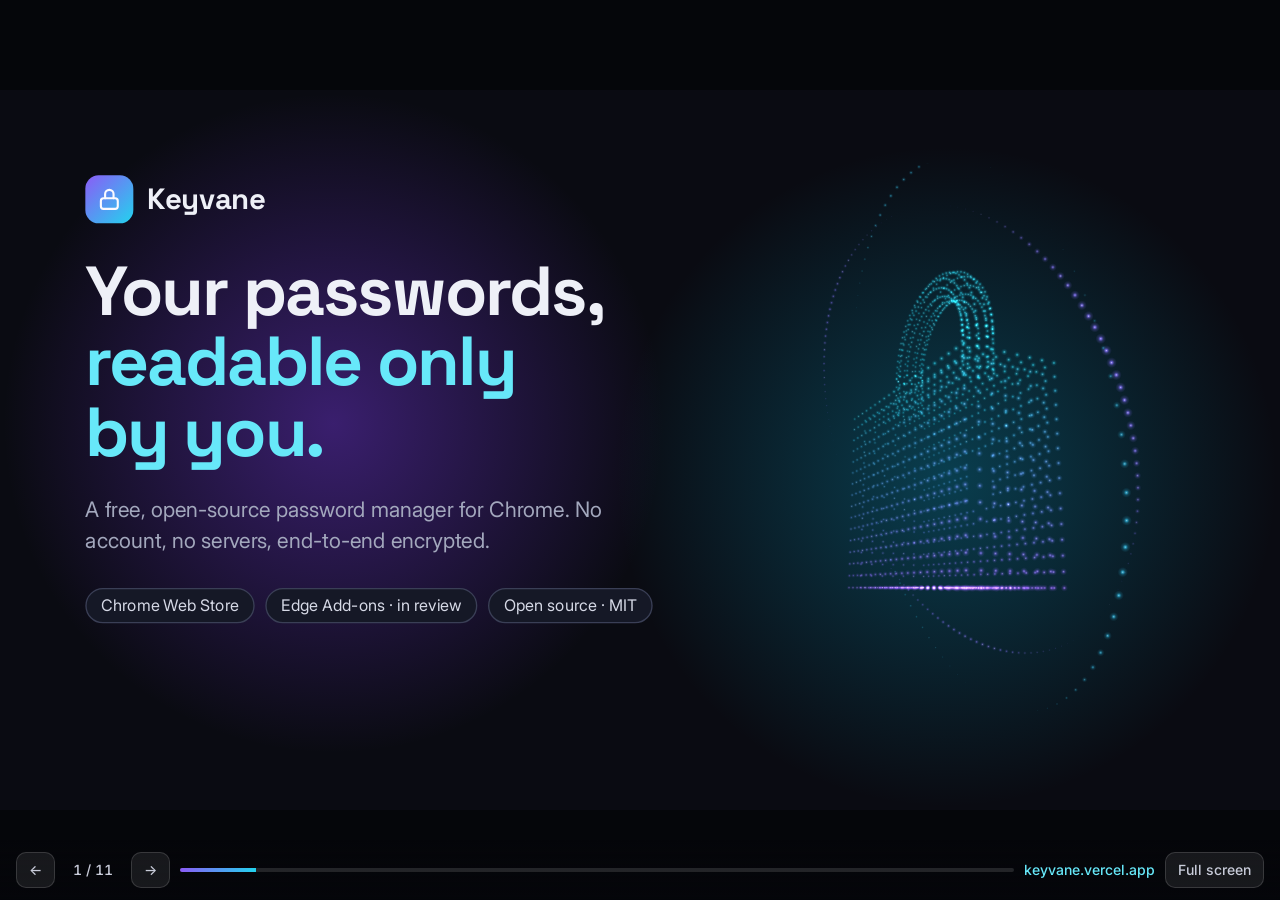
<file: index.html>
<!doctype html>
<html lang="en">
<head>
<meta charset="utf-8">
<meta name="viewport" content="width=device-width, initial-scale=1, viewport-fit=cover">
<title>Keyvane Pitch Deck</title>
<meta name="description" content="Keyvane: a free, open-source, end-to-end encrypted password manager for Chrome.">
<meta name="theme-color" content="#0A0B12">
<link rel="icon" href="data:image/svg+xml,%3Csvg xmlns='http://www.w3.org/2000/svg' viewBox='0 0 32 32'%3E%3Cdefs%3E%3ClinearGradient id='g' x1='0' y1='0' x2='1' y2='1'%3E%3Cstop offset='0' stop-color='%238b5cf6'/%3E%3Cstop offset='1' stop-color='%2322d3ee'/%3E%3C/linearGradient%3E%3C/defs%3E%3Crect width='32' height='32' rx='8' fill='url(%23g)'/%3E%3Cg fill='none' stroke='%23fff' stroke-width='2.6' stroke-linecap='round'%3E%3Crect x='9' y='14' width='14' height='10' rx='2.5'/%3E%3Cpath d='M12 14v-3a4 4 0 0 1 8 0v3'/%3E%3C/g%3E%3C/svg%3E">
<link rel="preconnect" href="https://fonts.googleapis.com">
<link rel="stylesheet" href="https://fonts.googleapis.com/css2?family=Space+Grotesk:wght@300..700&family=Inter:wght@400;600;700&display=swap">
<style>
*{margin:0;box-sizing:border-box}
html,body{height:100%;background:#05060A;overflow:hidden}
#stage{position:absolute;left:50%;top:50%;width:1920px;height:1080px;transform-origin:0 0}
#stage>section{position:absolute;inset:0;width:1920px;height:1080px;overflow:hidden;display:none}
#stage>section.on{display:block}
#stage>section:not(.on) .rise{animation:none}
.embed{background:transparent}
p,h1,h2,h3{margin:0}
:root{--ink:#0A0B12;--ink2:#11131D;--fg:#EEF0F7;--muted:#A3A8BD;--violet:#8B5CF6;--cyan:#22D3EE;--line:#2A2E40;}
body{font-family:'Inter',Arial,sans-serif;color:var(--fg);}
section{padding:128px;box-sizing:border-box;color:var(--fg);counter-increment:page;}
section.dark{background:var(--ink);}
section.dark2{background:var(--ink2);}
section.accent{background:linear-gradient(135deg,#6D28D9,#0E7490);}
section.foot-pad{padding:128px 128px 160px;}
h1,h2,h3{font-family:'Space Grotesk',Arial,sans-serif;color:var(--fg);}
.h-xl{font-size:120px;font-weight:700;line-height:1.02;letter-spacing:-3px;}
.h-l{font-size:72px;font-weight:700;line-height:1.08;letter-spacing:-1.5px;margin-top:16px;}
.h-s{font-size:44px;font-weight:600;line-height:1.1;letter-spacing:-0.5px;}
.h-xs{font-size:32px;font-weight:600;line-height:1.2;}
.lede{font-size:32px;line-height:1.45;color:var(--muted);margin-top:40px;width:820px;}
.lede-lt{font-size:44px;line-height:1.35;color:#EDE9FE;margin-top:48px;width:1300px;}
.body{font-size:24px;line-height:1.5;color:var(--muted);margin-top:12px;}
.body-s{font-size:24px;line-height:1.4;color:var(--muted);margin-top:8px;}
.eyebrow{font-size:24px;font-weight:600;letter-spacing:4px;text-transform:uppercase;color:var(--cyan);}
.eyebrow-dk{font-size:24px;font-weight:600;letter-spacing:4px;text-transform:uppercase;color:#CFFAFE;}
.grad-t{color:#67E8F9;}
.source{font-size:24px;color:#7D8299;margin-top:48px;}
.foot{position:absolute;left:128px;bottom:64px;width:600px;font-size:24px;color:#6B7088;}
.pg{position:absolute;right:128px;bottom:64px;width:120px;text-align:right;font-size:24px;color:#6B7088;font-variant-numeric:tabular-nums;}

.blob{position:absolute;border-radius:50%;}
.b1{left:0px;top:0px;width:1000px;height:1000px;background:radial-gradient(circle,rgba(124,58,237,0.42),rgba(124,58,237,0) 70%);}
.b2{left:920px;top:80px;width:1000px;height:1000px;background:radial-gradient(circle,rgba(8,145,178,0.38),rgba(8,145,178,0) 70%);}
.b3{left:1050px;top:120px;width:820px;height:820px;background:radial-gradient(circle,rgba(124,58,237,0.30),rgba(124,58,237,0) 70%);}

.col-l{display:flex;flex-direction:column;width:960px;}
.col-l .h-xl{font-size:104px;}
.brand{display:flex;align-items:center;gap:20px;margin-bottom:48px;}
.mark{width:72px;height:72px;border-radius:20px;background:linear-gradient(135deg,#8B5CF6,#22D3EE);display:flex;align-items:center;justify-content:center;}
.mark-i{color:#FBFAFF;width:38px;height:38px;}
.brand-t{font-family:'Space Grotesk',Arial,sans-serif;font-size:44px;font-weight:700;}
.pills{display:flex;gap:16px;margin-top:48px;flex-wrap:wrap;}
.pill{font-size:24px;padding:10px 22px;border-radius:999px;border:2px solid #3A3F56;color:#D6D9E6;background:#151826;}

.cards3{display:grid;grid-template-columns:1fr 1fr 1fr;gap:32px;margin-top:72px;}
.cards4{display:grid;grid-template-columns:1fr 1fr 1fr 1fr;gap:28px;margin-top:72px;}
.card{background:#171A27;border:2px solid #262A3B;border-radius:28px;padding:44px 40px;}
.c-ic{color:#A78BFA;width:48px;height:48px;margin-bottom:28px;}

.stmt{display:flex;flex-direction:column;justify-content:center;height:824px;}

.shots{display:flex;gap:72px;margin-top:56px;justify-content:center;}
.shot{display:flex;flex-direction:column;align-items:center;gap:20px;}
.pop{width:362px;height:560px;object-fit:cover;border-radius:28px;box-shadow:0 30px 80px rgba(76,29,149,0.55);}
.cap{font-size:24px;color:var(--muted);}

.split{display:flex;gap:72px;margin-top:56px;align-items:center;}
.browser{width:944px;height:593px;object-fit:contain;border-radius:20px;box-shadow:0 30px 90px rgba(8,145,178,0.35);}
.feats{display:flex;flex-direction:column;gap:40px;width:640px;}
.feat{border-left:4px solid var(--violet);padding-left:28px;}

.narrow{width:900px;}
.steps{display:flex;flex-direction:column;gap:30px;margin-top:56px;width:880px;}
.step{display:flex;gap:28px;align-items:flex-start;}
.num{font-family:'Space Grotesk',Arial,sans-serif;font-size:32px;font-weight:700;color:var(--cyan);width:56px;}

.cmp{font-family:'Inter',Arial,sans-serif;font-size:32px;color:var(--fg);width:1664px;margin-top:64px;}
.cmp tr{background:#151826;}
.cmp td,.cmp th{padding:22px 28px;}
.cmp .kv{color:#67E8F9;}

.tl{display:grid;grid-template-columns:1fr 1fr 1fr 1fr 1fr;gap:24px;margin-top:120px;}
.ms{display:flex;flex-direction:column;border-top:6px solid #7C3AED;padding-top:32px;}
.ms.now{border-top:6px solid #22D3EE;}
.date{font-size:24px;font-weight:600;color:var(--cyan);letter-spacing:2px;text-transform:uppercase;margin-bottom:12px;}

.links{display:flex;flex-direction:column;gap:24px;margin-top:64px;}
.link{display:flex;align-items:center;gap:20px;font-size:32px;color:#D6D9E6;}
.l-ic{color:#67E8F9;width:36px;height:36px;}
.thanks{font-size:32px;color:var(--muted);margin-top:72px;}

@keyframes rise{from{opacity:0;transform:translateY(36px);}to{opacity:1;transform:translateY(0);}}
.rise{animation:rise 800ms cubic-bezier(0.2,0.8,0.2,1) both;animation-delay:calc(var(--i,0) * 110ms);}

.c-ic,.mark-i,.l-ic{display:block}
.cmp{border-collapse:separate;border-spacing:0 6px;text-align:left}
.cmp th{font-family:'Space Grotesk',Arial,sans-serif;font-weight:600;color:#EEF0F7}
.cmp th:first-child,.cmp td:first-child{border-radius:12px 0 0 12px}
.cmp th:last-child,.cmp td:last-child{border-radius:0 12px 12px 0}
.cmp tr{background:transparent}
.cmp td,.cmp th{background:#151826}
#ui{position:fixed;left:0;right:0;bottom:0;display:flex;align-items:center;gap:10px;padding:12px max(16px,env(safe-area-inset-right,0px)) calc(12px + env(safe-area-inset-bottom,0px)) max(16px,env(safe-area-inset-left,0px));
  font:500 14px/1 Inter,system-ui,sans-serif;color:#C9CCDA;opacity:0;transition:opacity .3s;z-index:5;background:linear-gradient(transparent,rgba(5,6,10,.85))}
body.ui #ui,#ui:focus-within{opacity:1}
#ui button{font:inherit;color:inherit;background:rgba(255,255,255,.08);border:1px solid rgba(255,255,255,.14);border-radius:10px;height:36px;min-width:36px;padding:0 12px;cursor:pointer}
#ui button:hover{background:rgba(255,255,255,.16)}
#ui button:focus-visible{outline:2px solid #22D3EE;outline-offset:2px}
#count{font-variant-numeric:tabular-nums;min-width:56px;text-align:center}
#bar{flex:1;height:4px;border-radius:4px;background:rgba(255,255,255,.12);overflow:hidden}
#bar i{display:block;height:100%;width:0;background:linear-gradient(90deg,#8B5CF6,#22D3EE);transition:width .3s}
#ui a{color:#67E8F9;text-decoration:none;white-space:nowrap}
@media (max-width:560px){#ui a{display:none}}
@media (prefers-reduced-motion:reduce){.rise{animation:none!important}}
</style>
</head>
<body class="ui">
<main id="stage" aria-live="polite">
<section aria-roledescription="slide" aria-label="1 of 11" id="cover" class="dark">
<div class="blob b1"></div><div class="blob b2"></div>
<iframe class="embed" style="position:absolute;left:1000px;top:110px;width:820px;height:860px;border:0" title="3D animation" aria-hidden="true" tabindex="-1" srcdoc="&lt;!doctype html&gt;&lt;html&gt;&lt;head&gt;&lt;meta charset=&quot;utf-8&quot;&gt;&lt;style&gt;html,body{margin:0;height:100%;background:transparent;overflow:hidden}canvas{width:100%;height:100%;display:block}&lt;/style&gt;&lt;/head&gt;&lt;body&gt;&lt;canvas id=&quot;c&quot;&gt;&lt;/canvas&gt;&lt;script&gt;window.SCENE=&quot;lock&quot;;(function(){
var S=window.SCENE,c=document.getElementById(&#x27;c&#x27;),g=c.getContext(&#x27;2d&#x27;);
var W=1,H=1,R=Math.min(2,window.devicePixelRatio||1);
function fit(){W=c.clientWidth||innerWidth;H=c.clientHeight||innerHeight;c.width=Math.round(W*R);c.height=Math.round(H*R);g.setTransform(R,0,0,R,0,0);}
addEventListener(&#x27;resize&#x27;,fit);fit();
var A=[139,92,246],B=[34,211,238],N=24,spr=[];
for(var i=0;i&lt;N;i++){var t=i/(N-1),col=[0,1,2].map(function(k){return Math.round(A[k]+(B[k]-A[k])*t)}).join(&#x27;,&#x27;);
 var s=document.createElement(&#x27;canvas&#x27;);s.width=s.height=32;var q=s.getContext(&#x27;2d&#x27;),gr=q.createRadialGradient(16,16,0,16,16,16);
 gr.addColorStop(0,&#x27;rgba(255,255,255,1)&#x27;);gr.addColorStop(.16,&#x27;rgba(&#x27;+col+&#x27;,.95)&#x27;);gr.addColorStop(.48,&#x27;rgba(&#x27;+col+&#x27;,.26)&#x27;);gr.addColorStop(1,&#x27;rgba(&#x27;+col+&#x27;,0)&#x27;);
 q.fillStyle=gr;q.fillRect(0,0,32,32);spr.push(s);}
var P=[],O=[],ST=null;
function add(x,y,z,h){P.push([x,y,z,h]);}
function box(w,h,d,cx,cy,st,hole){var xs=Math.max(2,Math.round(w/st)),ys=Math.max(2,Math.round(h/st)),zs=Math.max(2,Math.round(d/st)),i,j,k,x,y,z;
 for(i=0;i&lt;=xs;i++)for(j=0;j&lt;=ys;j++){x=cx-w/2+w*i/xs;y=cy-h/2+h*j/ys;if(!hole||!hole(x,y))add(x,y,d/2,(y-cy)/h+.5);add(x,y,-d/2,(y-cy)/h+.5);}
 for(i=0;i&lt;=xs;i++)for(k=1;k&lt;zs;k++){x=cx-w/2+w*i/xs;z=-d/2+d*k/zs;add(x,cy+h/2,z,1);add(x,cy-h/2,z,0);}
 for(j=1;j&lt;ys;j++)for(k=1;k&lt;zs;k++){y=cy-h/2+h*j/ys;z=-d/2+d*k/zs;add(cx+w/2,y,z,(y-cy)/h+.5);add(cx-w/2,y,z,(y-cy)/h+.5);}}
function tube(cx,cy,R0,r,a0,a1,n,m,h){for(var i=0;i&lt;=n;i++){var a=a0+(a1-a0)*i/n;for(var j=0;j&lt;m;j++){var b=j/m*Math.PI*2,rr=R0+r*Math.cos(b);
 add(cx+rr*Math.cos(a),cy+rr*Math.sin(a),r*Math.sin(b),h==null?.5+.5*Math.sin(a):h);}}}
function rod(ax,x0,y0,x1,y1,r,n,m,h){for(var i=0;i&lt;=n;i++){var t=i/n,x=x0+(x1-x0)*t,y=y0+(y1-y0)*t;for(var j=0;j&lt;m;j++){var b=j/m*Math.PI*2;
 if(ax===&#x27;y&#x27;)add(x+r*Math.cos(b),y,r*Math.sin(b),h);else add(x,y+r*Math.cos(b),r*Math.sin(b),h);}}}
function ring(r,n,sp,tx,tz,y,h,b){O.push({r:r,n:n,sp:sp,tx:tx,tz:tz,y:y||0,h:h,b:b||1});}
var CFG={spin:.45,pitch:.18,zoom:1.08,dot:1.3};
if(S===&#x27;lock&#x27;){
 box(1.7,1.3,.62,0,-.3,.085,function(x,y){return Math.hypot(x,y+.22)&lt;.17||(Math.abs(x)&lt;.065&amp;&amp;y&lt;-.22&amp;&amp;y&gt;-.62)});
 tube(0,.62,.5,.1,0,Math.PI,36,10,1);rod(&#x27;y&#x27;,.5,.62,.5,.35,.1,4,10,1);rod(&#x27;y&#x27;,-.5,.62,-.5,.35,.1,4,10,1);
 ring(1.5,150,.35,1.15,.25,0,.15,1.2);ring(1.75,90,-.22,1.3,-.35,0,.85,1);
}else if(S===&#x27;vault&#x27;){
 var n=760;for(var i=0;i&lt;n;i++){var y=1-2*(i+.5)/n,rr=Math.sqrt(1-y*y),a=i*2.399963;add(Math.cos(a)*rr*.62,y*.62,Math.sin(a)*rr*.62,y*.5+.5);}
 ring(.95,120,.9,1.2,.3,0,.1,1.1);ring(1.22,140,-.6,.4,-.7,0,.55,1.1);ring(1.5,160,.4,1.45,1.1,0,1,1.1);
 ST=110;CFG.spin=.25;CFG.zoom=1.2;
}else{
 tube(-.95,0,.42,.12,0,Math.PI*2,52,10,null);rod(&#x27;x&#x27;,-.53,0,1.3,0,.085,44,9,.6);
 box(.16,.32,.16,.98,-.22,.06);box(.16,.22,.16,1.22,-.17,.06);
 ring(1.55,120,.3,1.25,.4,0,.2,1.1);CFG.spin=.5;CFG.pitch=.12;CFG.zoom=1.05;
}
var red=window.matchMedia&amp;&amp;matchMedia(&#x27;(prefers-reduced-motion: reduce)&#x27;).matches,t0=performance.now();
function frame(now){var t=red?2.2:(now-t0)/1000;g.clearRect(0,0,W,H);g.globalCompositeOperation=&#x27;lighter&#x27;;
 var yaw=.6+t*CFG.spin,pit=CFG.pitch+Math.sin(t*.6)*.08,bob=Math.sin(t*.9)*.05,cy=Math.cos(yaw),sy=Math.sin(yaw),cp=Math.cos(pit),sp=Math.sin(pit),
 f=Math.min(W,H)*CFG.zoom,ox=W/2,oy=H/2;
 function dr(x,y,z,h,b){var X=x*cy+z*sy,Z=-x*sy+z*cy,Y=y+bob,Y2=Y*cp-Z*sp,Z2=Y*sp+Z*cp,d=Z2+4;if(d&lt;.6)return;var s=f/d,px=ox+X*s,py=oy-Y2*s,
  dp=Math.max(0,Math.min(1,(2.2-Z2)/4.4)),sz=(1.6+2.6*dp)*(s/(f/4))*CFG.dot*(b||1);g.globalAlpha=Math.min(1,(.22+.78*dp)*(b||1));
  g.drawImage(spr[Math.round(Math.max(0,Math.min(1,h))*(N-1))],px-sz,py-sz,sz*2,sz*2);}
 for(var i=0;i&lt;P.length;i++){var p=P[i];dr(p[0],p[1],p[2],p[3]);}
 for(var k=0;k&lt;O.length;k++){var o=O[k],ctx=Math.cos(o.tx),stx=Math.sin(o.tx),ctz=Math.cos(o.tz),stz=Math.sin(o.tz);
  for(var j=0;j&lt;o.n;j++){var a=j/o.n*Math.PI*2+t*o.sp,x=o.r*Math.cos(a),z=o.r*Math.sin(a),y=o.y,y1=y*ctx-z*stx,z1=y*stx+z*ctx,x2=x*ctz-y1*stz,y2=x*stz+y1*ctz;
   dr(x2,y2,z1,o.h,o.b*(.55+.45*Math.sin(a*3+t)));}}
 if(ST){for(var m=0;m&lt;ST;m++){var ph=m/ST,u=(t*.2+ph)%1,rr=2.4*(1-u)+.66*u,an=ph*41+u*5,yy=Math.sin(ph*17)*1.1*(1-u);
  dr(rr*Math.cos(an),yy,rr*Math.sin(an),1,1.3*Math.sin(u*Math.PI));}}
 if(!red)requestAnimationFrame(frame);}
requestAnimationFrame(frame);
})();&lt;/script&gt;&lt;/body&gt;&lt;/html&gt;"></iframe>
<div class="col-l">
<div class="brand rise" style="--i:0"><div class="mark"><svg class="mark-i" viewBox="0 0 24 24" fill="none" stroke="currentColor" stroke-width="2" stroke-linecap="round" stroke-linejoin="round" aria-hidden="true"><rect x="4" y="11" width="16" height="10" rx="2.5"/><path d="M8 11V7a4 4 0 0 1 8 0v4"/></svg></div><p class="brand-t">Keyvane</p></div>
<h1 class="h-xl rise" style="--i:1">Your passwords, <span class="grad-t">readable only by&#160;you.</span></h1>
<p class="lede rise" style="--i:2">A free, open-source password manager for Chrome. No account, no servers, end-to-end encrypted.</p>
<div class="pills rise" style="--i:3"><p class="pill">Chrome Web Store</p><p class="pill">Edge Add-ons · in review</p><p class="pill">Open source · MIT</p></div>
</div>

</section>

<section aria-roledescription="slide" aria-label="2 of 11" id="problem" class="dark2 foot-pad">
<p class="eyebrow rise" style="--i:0">The problem</p>
<h2 class="h-l rise" style="--i:1">Password managers ask you to trust their cloud.</h2>
<div class="cards3">
<div class="card rise" style="--i:2"><svg class="c-ic" viewBox="0 0 24 24" fill="none" stroke="currentColor" stroke-width="2" stroke-linecap="round" stroke-linejoin="round" aria-hidden="true"><path d="M10 13a5 5 0 0 0 7.5.5l3-3a5 5 0 0 0-7-7l-1.7 1.7"/><path d="M14 11a5 5 0 0 0-7.5-.5l-3 3a5 5 0 0 0 7 7l1.7-1.7"/></svg><h3 class="h-s">Reuse is the default</h3><p class="body">Without a manager, people reuse a handful of passwords. One leaked site opens every account that shares it.</p></div>
<div class="card rise" style="--i:3"><svg class="c-ic" viewBox="0 0 24 24" fill="none" stroke="currentColor" stroke-width="2" stroke-linecap="round" stroke-linejoin="round" aria-hidden="true"><path d="M17.5 19H8a6 6 0 1 1 5.7-8h1.8a4 4 0 0 1 2 8z"/></svg><h3 class="h-s">Cloud vaults are targets</h3><p class="body">In 2022 attackers copied backups of LastPass customer vaults. From then on, each master password was the last line of defence.</p></div>
<div class="card rise" style="--i:4"><svg class="c-ic" viewBox="0 0 24 24" fill="none" stroke="currentColor" stroke-width="2" stroke-linecap="round" stroke-linejoin="round" aria-hidden="true"><circle cx="9" cy="8" r="4"/><path d="M2 21a7 7 0 0 1 14 0"/><path d="M16 3.5a4 4 0 0 1 0 8"/><path d="M22 21a7 7 0 0 0-4-6.3"/></svg><h3 class="h-s">Sign-ups and subscriptions</h3><p class="body">Most managers want an account first, and the most useful features often sit behind a monthly plan.</p></div>
</div>
<p class="source">Source: LastPass security incident notice, December 2022.</p>
<p class="foot">keyvane.vercel.app</p><p class="pg">02</p>

</section>

<section aria-roledescription="slide" aria-label="3 of 11" id="answer" class="accent">
<div class="stmt">
<p class="eyebrow-dk rise" style="--i:0">The answer</p>
<h2 class="h-xl rise" style="--i:1">Keyvane keeps the only key on your device.</h2>
<p class="lede-lt rise" style="--i:2">Your vault is encrypted in the browser before it is stored or synced. There is no Keyvane server to breach.</p>
</div>

</section>

<section aria-roledescription="slide" aria-label="4 of 11" id="product" class="dark foot-pad">
<p class="eyebrow rise" style="--i:0">The product</p>
<h2 class="h-l rise" style="--i:1">A password manager that lives in your toolbar.</h2>
<div class="shots">
<div class="shot rise" style="--i:2"><img class="pop" src="img/pop-setup.webp" alt="Keyvane setup screen: create a master password to encrypt your vault"><p class="cap"><b>Set up</b> · one master password</p></div>
<div class="shot rise" style="--i:3"><img class="pop" src="img/pop-list.webp" alt="Keyvane popup listing saved logins, with the current site's login at the top"><p class="cap"><b>Find</b> · this site's logins first</p></div>
<div class="shot rise" style="--i:4"><img class="pop" src="img/pop-sync.webp" alt="Keyvane settings showing encrypted sync, storage used and auto-lock"><p class="cap"><b>Sync</b> · encrypted, via Chrome</p></div>
</div>
<p class="foot">keyvane.vercel.app</p><p class="pg">04</p>

</section>

<section aria-roledescription="slide" aria-label="5 of 11" id="inpage" class="dark2 foot-pad">
<p class="eyebrow rise" style="--i:0">New in 1.4</p>
<h2 class="h-l rise" style="--i:1">It works right where you sign in.</h2>
<div class="split">
<img class="browser rise" style="--i:2" src="img/fill-browser.webp" alt="A sign-in page with the Keyvane popup open, ready to fill the saved login">
<div class="feats">
<div class="feat rise" style="--i:3"><h3 class="h-xs">Login menu</h3><p class="body">Click a login box and your saved logins for that site appear under it.</p></div>
<div class="feat rise" style="--i:4"><h3 class="h-xs">Saves as you sign in</h3><p class="body">After you log in, Keyvane offers to save or update the login.</p></div>
<div class="feat rise" style="--i:5"><h3 class="h-xs">Strong passwords, suggested</h3><p class="body">Sign-up boxes get a generated password, filled into both fields.</p></div>
</div>
</div>
<p class="foot">keyvane.vercel.app</p><p class="pg">05</p>

</section>

<section aria-roledescription="slide" aria-label="6 of 11" id="security" class="dark foot-pad">
<div class="blob b3"></div>
<iframe class="embed" style="position:absolute;left:1080px;top:150px;width:712px;height:760px;border:0" title="3D animation" aria-hidden="true" tabindex="-1" srcdoc="&lt;!doctype html&gt;&lt;html&gt;&lt;head&gt;&lt;meta charset=&quot;utf-8&quot;&gt;&lt;style&gt;html,body{margin:0;height:100%;background:transparent;overflow:hidden}canvas{width:100%;height:100%;display:block}&lt;/style&gt;&lt;/head&gt;&lt;body&gt;&lt;canvas id=&quot;c&quot;&gt;&lt;/canvas&gt;&lt;script&gt;window.SCENE=&quot;vault&quot;;(function(){
var S=window.SCENE,c=document.getElementById(&#x27;c&#x27;),g=c.getContext(&#x27;2d&#x27;);
var W=1,H=1,R=Math.min(2,window.devicePixelRatio||1);
function fit(){W=c.clientWidth||innerWidth;H=c.clientHeight||innerHeight;c.width=Math.round(W*R);c.height=Math.round(H*R);g.setTransform(R,0,0,R,0,0);}
addEventListener(&#x27;resize&#x27;,fit);fit();
var A=[139,92,246],B=[34,211,238],N=24,spr=[];
for(var i=0;i&lt;N;i++){var t=i/(N-1),col=[0,1,2].map(function(k){return Math.round(A[k]+(B[k]-A[k])*t)}).join(&#x27;,&#x27;);
 var s=document.createElement(&#x27;canvas&#x27;);s.width=s.height=32;var q=s.getContext(&#x27;2d&#x27;),gr=q.createRadialGradient(16,16,0,16,16,16);
 gr.addColorStop(0,&#x27;rgba(255,255,255,1)&#x27;);gr.addColorStop(.16,&#x27;rgba(&#x27;+col+&#x27;,.95)&#x27;);gr.addColorStop(.48,&#x27;rgba(&#x27;+col+&#x27;,.26)&#x27;);gr.addColorStop(1,&#x27;rgba(&#x27;+col+&#x27;,0)&#x27;);
 q.fillStyle=gr;q.fillRect(0,0,32,32);spr.push(s);}
var P=[],O=[],ST=null;
function add(x,y,z,h){P.push([x,y,z,h]);}
function box(w,h,d,cx,cy,st,hole){var xs=Math.max(2,Math.round(w/st)),ys=Math.max(2,Math.round(h/st)),zs=Math.max(2,Math.round(d/st)),i,j,k,x,y,z;
 for(i=0;i&lt;=xs;i++)for(j=0;j&lt;=ys;j++){x=cx-w/2+w*i/xs;y=cy-h/2+h*j/ys;if(!hole||!hole(x,y))add(x,y,d/2,(y-cy)/h+.5);add(x,y,-d/2,(y-cy)/h+.5);}
 for(i=0;i&lt;=xs;i++)for(k=1;k&lt;zs;k++){x=cx-w/2+w*i/xs;z=-d/2+d*k/zs;add(x,cy+h/2,z,1);add(x,cy-h/2,z,0);}
 for(j=1;j&lt;ys;j++)for(k=1;k&lt;zs;k++){y=cy-h/2+h*j/ys;z=-d/2+d*k/zs;add(cx+w/2,y,z,(y-cy)/h+.5);add(cx-w/2,y,z,(y-cy)/h+.5);}}
function tube(cx,cy,R0,r,a0,a1,n,m,h){for(var i=0;i&lt;=n;i++){var a=a0+(a1-a0)*i/n;for(var j=0;j&lt;m;j++){var b=j/m*Math.PI*2,rr=R0+r*Math.cos(b);
 add(cx+rr*Math.cos(a),cy+rr*Math.sin(a),r*Math.sin(b),h==null?.5+.5*Math.sin(a):h);}}}
function rod(ax,x0,y0,x1,y1,r,n,m,h){for(var i=0;i&lt;=n;i++){var t=i/n,x=x0+(x1-x0)*t,y=y0+(y1-y0)*t;for(var j=0;j&lt;m;j++){var b=j/m*Math.PI*2;
 if(ax===&#x27;y&#x27;)add(x+r*Math.cos(b),y,r*Math.sin(b),h);else add(x,y+r*Math.cos(b),r*Math.sin(b),h);}}}
function ring(r,n,sp,tx,tz,y,h,b){O.push({r:r,n:n,sp:sp,tx:tx,tz:tz,y:y||0,h:h,b:b||1});}
var CFG={spin:.45,pitch:.18,zoom:1.08,dot:1.3};
if(S===&#x27;lock&#x27;){
 box(1.7,1.3,.62,0,-.3,.085,function(x,y){return Math.hypot(x,y+.22)&lt;.17||(Math.abs(x)&lt;.065&amp;&amp;y&lt;-.22&amp;&amp;y&gt;-.62)});
 tube(0,.62,.5,.1,0,Math.PI,36,10,1);rod(&#x27;y&#x27;,.5,.62,.5,.35,.1,4,10,1);rod(&#x27;y&#x27;,-.5,.62,-.5,.35,.1,4,10,1);
 ring(1.5,150,.35,1.15,.25,0,.15,1.2);ring(1.75,90,-.22,1.3,-.35,0,.85,1);
}else if(S===&#x27;vault&#x27;){
 var n=760;for(var i=0;i&lt;n;i++){var y=1-2*(i+.5)/n,rr=Math.sqrt(1-y*y),a=i*2.399963;add(Math.cos(a)*rr*.62,y*.62,Math.sin(a)*rr*.62,y*.5+.5);}
 ring(.95,120,.9,1.2,.3,0,.1,1.1);ring(1.22,140,-.6,.4,-.7,0,.55,1.1);ring(1.5,160,.4,1.45,1.1,0,1,1.1);
 ST=110;CFG.spin=.25;CFG.zoom=1.2;
}else{
 tube(-.95,0,.42,.12,0,Math.PI*2,52,10,null);rod(&#x27;x&#x27;,-.53,0,1.3,0,.085,44,9,.6);
 box(.16,.32,.16,.98,-.22,.06);box(.16,.22,.16,1.22,-.17,.06);
 ring(1.55,120,.3,1.25,.4,0,.2,1.1);CFG.spin=.5;CFG.pitch=.12;CFG.zoom=1.05;
}
var red=window.matchMedia&amp;&amp;matchMedia(&#x27;(prefers-reduced-motion: reduce)&#x27;).matches,t0=performance.now();
function frame(now){var t=red?2.2:(now-t0)/1000;g.clearRect(0,0,W,H);g.globalCompositeOperation=&#x27;lighter&#x27;;
 var yaw=.6+t*CFG.spin,pit=CFG.pitch+Math.sin(t*.6)*.08,bob=Math.sin(t*.9)*.05,cy=Math.cos(yaw),sy=Math.sin(yaw),cp=Math.cos(pit),sp=Math.sin(pit),
 f=Math.min(W,H)*CFG.zoom,ox=W/2,oy=H/2;
 function dr(x,y,z,h,b){var X=x*cy+z*sy,Z=-x*sy+z*cy,Y=y+bob,Y2=Y*cp-Z*sp,Z2=Y*sp+Z*cp,d=Z2+4;if(d&lt;.6)return;var s=f/d,px=ox+X*s,py=oy-Y2*s,
  dp=Math.max(0,Math.min(1,(2.2-Z2)/4.4)),sz=(1.6+2.6*dp)*(s/(f/4))*CFG.dot*(b||1);g.globalAlpha=Math.min(1,(.22+.78*dp)*(b||1));
  g.drawImage(spr[Math.round(Math.max(0,Math.min(1,h))*(N-1))],px-sz,py-sz,sz*2,sz*2);}
 for(var i=0;i&lt;P.length;i++){var p=P[i];dr(p[0],p[1],p[2],p[3]);}
 for(var k=0;k&lt;O.length;k++){var o=O[k],ctx=Math.cos(o.tx),stx=Math.sin(o.tx),ctz=Math.cos(o.tz),stz=Math.sin(o.tz);
  for(var j=0;j&lt;o.n;j++){var a=j/o.n*Math.PI*2+t*o.sp,x=o.r*Math.cos(a),z=o.r*Math.sin(a),y=o.y,y1=y*ctx-z*stx,z1=y*stx+z*ctx,x2=x*ctz-y1*stz,y2=x*stz+y1*ctz;
   dr(x2,y2,z1,o.h,o.b*(.55+.45*Math.sin(a*3+t)));}}
 if(ST){for(var m=0;m&lt;ST;m++){var ph=m/ST,u=(t*.2+ph)%1,rr=2.4*(1-u)+.66*u,an=ph*41+u*5,yy=Math.sin(ph*17)*1.1*(1-u);
  dr(rr*Math.cos(an),yy,rr*Math.sin(an),1,1.3*Math.sin(u*Math.PI));}}
 if(!red)requestAnimationFrame(frame);}
requestAnimationFrame(frame);
})();&lt;/script&gt;&lt;/body&gt;&lt;/html&gt;"></iframe>
<p class="eyebrow rise" style="--i:0">How it works</p>
<h2 class="h-l narrow rise" style="--i:1">Encrypted before it leaves your device.</h2>
<div class="steps">
<div class="step rise" style="--i:2"><p class="num">01</p><div><h3 class="h-xs">Master password</h3><p class="body">Only you know it. Keyvane never stores it.</p></div></div>
<div class="step rise" style="--i:3"><p class="num">02</p><div><h3 class="h-xs">PBKDF2-SHA256 · 600,000 rounds</h3><p class="body">Turns the password into a key and makes guessing slow.</p></div></div>
<div class="step rise" style="--i:4"><p class="num">03</p><div><h3 class="h-xs">AES-256-GCM</h3><p class="body">Encrypts the vault with a fresh nonce on every save.</p></div></div>
<div class="step rise" style="--i:5"><p class="num">04</p><div><h3 class="h-xs">Ciphertext only</h3><p class="body">Chrome sync carries scrambled bytes. Google cannot read them.</p></div></div>
</div>
<p class="foot">keyvane.vercel.app</p><p class="pg">06</p>

</section>

<section aria-roledescription="slide" aria-label="7 of 11" id="compare" class="dark2 foot-pad">
<p class="eyebrow rise" style="--i:0">Why Keyvane</p>
<h2 class="h-l rise" style="--i:1">Less to trust, nothing to pay.</h2>
<table class="cmp rise" style="--i:2">
<tr><th style="width:30%"></th><th style="width:35%">Keyvane</th><th style="width:35%">Typical cloud password manager</th></tr>
<tr><td>Account to sign up</td><td class="kv">None</td><td>Required</td></tr>
<tr><td>Where the vault lives</td><td class="kv">Your browser, encrypted</td><td>The vendor’s servers, encrypted</td></tr>
<tr><td>Network access</td><td class="kv">Blocked by its own security policy</td><td>Constant sync with the vendor</td></tr>
<tr><td>Price</td><td class="kv">Free, every feature</td><td>Free tier, paid plans for more</td></tr>
<tr><td>Source code</td><td class="kv">Open, MIT licence</td><td>Varies by vendor</td></tr>
</table>
<p class="foot">keyvane.vercel.app</p><p class="pg">07</p>

</section>

<section aria-roledescription="slide" aria-label="8 of 11" id="traction" class="dark foot-pad">
<p class="eyebrow rise" style="--i:0">Progress</p>
<h2 class="h-l rise" style="--i:1">Built and shipped in five days.</h2>
<div class="tl">
<div class="ms rise" style="--i:2"><p class="date">Nov 12</p><h3 class="h-xs">First build</h3><p class="body-s">Encrypted vault, generator, one-click fill</p></div>
<div class="ms rise" style="--i:3"><p class="date">Nov 13</p><h3 class="h-xs">Live on the Chrome Web Store</h3><p class="body-s">Version 1.1 with encrypted Chrome sync</p></div>
<div class="ms rise" style="--i:4"><p class="date">Nov 14</p><h3 class="h-xs">Homepage live</h3><p class="body-s">keyvane.vercel.app with demo video</p></div>
<div class="ms rise" style="--i:5"><p class="date">Nov 15</p><h3 class="h-xs">Open source and Edge</h3><p class="body-s">Code on GitHub; 1.2 in review on Chrome and Edge</p></div>
<div class="ms now rise" style="--i:6"><p class="date">Nov 16</p><h3 class="h-xs">Version 1.4 ready</h3><p class="body-s">Login menu and password suggestions</p></div>
</div>
<p class="foot">keyvane.vercel.app</p><p class="pg">08</p>

</section>

<section aria-roledescription="slide" aria-label="9 of 11" id="next" class="dark2 foot-pad">
<p class="eyebrow rise" style="--i:0">What’s next</p>
<h2 class="h-l rise" style="--i:1">More browsers, more trust.</h2>
<div class="cards4">
<div class="card rise" style="--i:2"><svg class="c-ic" viewBox="0 0 24 24" fill="none" stroke="currentColor" stroke-width="2" stroke-linecap="round" stroke-linejoin="round" aria-hidden="true"><path d="M12 2l2.4 1.8 3-.2 1 2.8 2.6 1.6-.8 2.9.8 2.9-2.6 1.6-1 2.8-3-.2L12 22l-2.4-1.8-3 .2-1-2.8-2.6-1.6.8-2.9-.8-2.9 2.6-1.6 1-2.8 3 .2z"/><path d="m8.5 12 2.5 2.5 4.5-5"/></svg><h3 class="h-s">Store approvals</h3><p class="body">Get 1.2 and 1.4 through Chrome and Edge review.</p></div>
<div class="card rise" style="--i:3"><svg class="c-ic" viewBox="0 0 24 24" fill="none" stroke="currentColor" stroke-width="2" stroke-linecap="round" stroke-linejoin="round" aria-hidden="true"><circle cx="12" cy="12" r="9"/><path d="M3 12h18M12 3a14 14 0 0 1 0 18M12 3a14 14 0 0 0 0 18"/></svg><h3 class="h-s">Firefox and Safari</h3><p class="body">The same encrypted vault in more browsers.</p></div>
<div class="card rise" style="--i:4"><svg class="c-ic" viewBox="0 0 24 24" fill="none" stroke="currentColor" stroke-width="2" stroke-linecap="round" stroke-linejoin="round" aria-hidden="true"><circle cx="7.5" cy="15.5" r="4.5"/><path d="m10.7 12.3 9.3-9.3M17 6l3 3M15 8l2 2"/></svg><h3 class="h-s">Passkeys</h3><p class="body">Store and use passkeys beside passwords.</p></div>
<div class="card rise" style="--i:5"><svg class="c-ic" viewBox="0 0 24 24" fill="none" stroke="currentColor" stroke-width="2" stroke-linecap="round" stroke-linejoin="round" aria-hidden="true"><path d="M12 3 4 6v6c0 5 3.4 8.3 8 9 4.6-.7 8-4 8-9V6z"/><path d="m9 12 2 2 4-4"/></svg><h3 class="h-s">Security review</h3><p class="body">An outside audit of the crypto and autofill code.</p></div>
</div>
<p class="foot">keyvane.vercel.app</p><p class="pg">09</p>

</section>

<section aria-roledescription="slide" aria-label="10 of 11" id="ask" class="dark foot-pad">
<p class="eyebrow rise" style="--i:0">The ask</p>
<h2 class="h-l rise" style="--i:1">Help Keyvane reach its first 100 users.</h2>
<div class="cards3">
<div class="card rise" style="--i:2"><svg class="c-ic" viewBox="0 0 24 24" fill="none" stroke="currentColor" stroke-width="2" stroke-linecap="round" stroke-linejoin="round" aria-hidden="true"><path d="m12 3 2.8 5.7 6.2.9-4.5 4.4 1 6.2L12 17.3 6.5 20.2l1-6.2L3 9.6l6.2-.9z"/></svg><h3 class="h-s">Install and rate</h3><p class="body">Ratings decide how the Chrome Web Store ranks Keyvane.</p></div>
<div class="card rise" style="--i:3"><svg class="c-ic" viewBox="0 0 24 24" fill="none" stroke="currentColor" stroke-width="2" stroke-linecap="round" stroke-linejoin="round" aria-hidden="true"><path d="m16 18 6-6-6-6M8 6l-6 6 6 6"/></svg><h3 class="h-s">Review the code</h3><p class="body">Read the encryption, open issues, send pull requests on GitHub.</p></div>
<div class="card rise" style="--i:4"><svg class="c-ic" viewBox="0 0 24 24" fill="none" stroke="currentColor" stroke-width="2" stroke-linecap="round" stroke-linejoin="round" aria-hidden="true"><path d="M9 18h6M10 22h4"/><path d="M12 2a7 7 0 0 0-4 12.7c.6.5 1 1.3 1 2.3h6c0-1 .4-1.8 1-2.3A7 7 0 0 0 12 2z"/></svg><h3 class="h-s">₹25,000 in seed funding</h3><p class="body">To take Keyvane from launch to its first 100 users.</p></div>
</div>
<p class="foot">keyvane.vercel.app</p><p class="pg">10</p>

</section>

<section aria-roledescription="slide" aria-label="11 of 11" id="close" class="dark">
<div class="blob b1"></div><div class="blob b2"></div>
<iframe class="embed" style="position:absolute;left:980px;top:140px;width:812px;height:800px;border:0" title="3D animation" aria-hidden="true" tabindex="-1" srcdoc="&lt;!doctype html&gt;&lt;html&gt;&lt;head&gt;&lt;meta charset=&quot;utf-8&quot;&gt;&lt;style&gt;html,body{margin:0;height:100%;background:transparent;overflow:hidden}canvas{width:100%;height:100%;display:block}&lt;/style&gt;&lt;/head&gt;&lt;body&gt;&lt;canvas id=&quot;c&quot;&gt;&lt;/canvas&gt;&lt;script&gt;window.SCENE=&quot;key&quot;;(function(){
var S=window.SCENE,c=document.getElementById(&#x27;c&#x27;),g=c.getContext(&#x27;2d&#x27;);
var W=1,H=1,R=Math.min(2,window.devicePixelRatio||1);
function fit(){W=c.clientWidth||innerWidth;H=c.clientHeight||innerHeight;c.width=Math.round(W*R);c.height=Math.round(H*R);g.setTransform(R,0,0,R,0,0);}
addEventListener(&#x27;resize&#x27;,fit);fit();
var A=[139,92,246],B=[34,211,238],N=24,spr=[];
for(var i=0;i&lt;N;i++){var t=i/(N-1),col=[0,1,2].map(function(k){return Math.round(A[k]+(B[k]-A[k])*t)}).join(&#x27;,&#x27;);
 var s=document.createElement(&#x27;canvas&#x27;);s.width=s.height=32;var q=s.getContext(&#x27;2d&#x27;),gr=q.createRadialGradient(16,16,0,16,16,16);
 gr.addColorStop(0,&#x27;rgba(255,255,255,1)&#x27;);gr.addColorStop(.16,&#x27;rgba(&#x27;+col+&#x27;,.95)&#x27;);gr.addColorStop(.48,&#x27;rgba(&#x27;+col+&#x27;,.26)&#x27;);gr.addColorStop(1,&#x27;rgba(&#x27;+col+&#x27;,0)&#x27;);
 q.fillStyle=gr;q.fillRect(0,0,32,32);spr.push(s);}
var P=[],O=[],ST=null;
function add(x,y,z,h){P.push([x,y,z,h]);}
function box(w,h,d,cx,cy,st,hole){var xs=Math.max(2,Math.round(w/st)),ys=Math.max(2,Math.round(h/st)),zs=Math.max(2,Math.round(d/st)),i,j,k,x,y,z;
 for(i=0;i&lt;=xs;i++)for(j=0;j&lt;=ys;j++){x=cx-w/2+w*i/xs;y=cy-h/2+h*j/ys;if(!hole||!hole(x,y))add(x,y,d/2,(y-cy)/h+.5);add(x,y,-d/2,(y-cy)/h+.5);}
 for(i=0;i&lt;=xs;i++)for(k=1;k&lt;zs;k++){x=cx-w/2+w*i/xs;z=-d/2+d*k/zs;add(x,cy+h/2,z,1);add(x,cy-h/2,z,0);}
 for(j=1;j&lt;ys;j++)for(k=1;k&lt;zs;k++){y=cy-h/2+h*j/ys;z=-d/2+d*k/zs;add(cx+w/2,y,z,(y-cy)/h+.5);add(cx-w/2,y,z,(y-cy)/h+.5);}}
function tube(cx,cy,R0,r,a0,a1,n,m,h){for(var i=0;i&lt;=n;i++){var a=a0+(a1-a0)*i/n;for(var j=0;j&lt;m;j++){var b=j/m*Math.PI*2,rr=R0+r*Math.cos(b);
 add(cx+rr*Math.cos(a),cy+rr*Math.sin(a),r*Math.sin(b),h==null?.5+.5*Math.sin(a):h);}}}
function rod(ax,x0,y0,x1,y1,r,n,m,h){for(var i=0;i&lt;=n;i++){var t=i/n,x=x0+(x1-x0)*t,y=y0+(y1-y0)*t;for(var j=0;j&lt;m;j++){var b=j/m*Math.PI*2;
 if(ax===&#x27;y&#x27;)add(x+r*Math.cos(b),y,r*Math.sin(b),h);else add(x,y+r*Math.cos(b),r*Math.sin(b),h);}}}
function ring(r,n,sp,tx,tz,y,h,b){O.push({r:r,n:n,sp:sp,tx:tx,tz:tz,y:y||0,h:h,b:b||1});}
var CFG={spin:.45,pitch:.18,zoom:1.08,dot:1.3};
if(S===&#x27;lock&#x27;){
 box(1.7,1.3,.62,0,-.3,.085,function(x,y){return Math.hypot(x,y+.22)&lt;.17||(Math.abs(x)&lt;.065&amp;&amp;y&lt;-.22&amp;&amp;y&gt;-.62)});
 tube(0,.62,.5,.1,0,Math.PI,36,10,1);rod(&#x27;y&#x27;,.5,.62,.5,.35,.1,4,10,1);rod(&#x27;y&#x27;,-.5,.62,-.5,.35,.1,4,10,1);
 ring(1.5,150,.35,1.15,.25,0,.15,1.2);ring(1.75,90,-.22,1.3,-.35,0,.85,1);
}else if(S===&#x27;vault&#x27;){
 var n=760;for(var i=0;i&lt;n;i++){var y=1-2*(i+.5)/n,rr=Math.sqrt(1-y*y),a=i*2.399963;add(Math.cos(a)*rr*.62,y*.62,Math.sin(a)*rr*.62,y*.5+.5);}
 ring(.95,120,.9,1.2,.3,0,.1,1.1);ring(1.22,140,-.6,.4,-.7,0,.55,1.1);ring(1.5,160,.4,1.45,1.1,0,1,1.1);
 ST=110;CFG.spin=.25;CFG.zoom=1.2;
}else{
 tube(-.95,0,.42,.12,0,Math.PI*2,52,10,null);rod(&#x27;x&#x27;,-.53,0,1.3,0,.085,44,9,.6);
 box(.16,.32,.16,.98,-.22,.06);box(.16,.22,.16,1.22,-.17,.06);
 ring(1.55,120,.3,1.25,.4,0,.2,1.1);CFG.spin=.5;CFG.pitch=.12;CFG.zoom=1.05;
}
var red=window.matchMedia&amp;&amp;matchMedia(&#x27;(prefers-reduced-motion: reduce)&#x27;).matches,t0=performance.now();
function frame(now){var t=red?2.2:(now-t0)/1000;g.clearRect(0,0,W,H);g.globalCompositeOperation=&#x27;lighter&#x27;;
 var yaw=.6+t*CFG.spin,pit=CFG.pitch+Math.sin(t*.6)*.08,bob=Math.sin(t*.9)*.05,cy=Math.cos(yaw),sy=Math.sin(yaw),cp=Math.cos(pit),sp=Math.sin(pit),
 f=Math.min(W,H)*CFG.zoom,ox=W/2,oy=H/2;
 function dr(x,y,z,h,b){var X=x*cy+z*sy,Z=-x*sy+z*cy,Y=y+bob,Y2=Y*cp-Z*sp,Z2=Y*sp+Z*cp,d=Z2+4;if(d&lt;.6)return;var s=f/d,px=ox+X*s,py=oy-Y2*s,
  dp=Math.max(0,Math.min(1,(2.2-Z2)/4.4)),sz=(1.6+2.6*dp)*(s/(f/4))*CFG.dot*(b||1);g.globalAlpha=Math.min(1,(.22+.78*dp)*(b||1));
  g.drawImage(spr[Math.round(Math.max(0,Math.min(1,h))*(N-1))],px-sz,py-sz,sz*2,sz*2);}
 for(var i=0;i&lt;P.length;i++){var p=P[i];dr(p[0],p[1],p[2],p[3]);}
 for(var k=0;k&lt;O.length;k++){var o=O[k],ctx=Math.cos(o.tx),stx=Math.sin(o.tx),ctz=Math.cos(o.tz),stz=Math.sin(o.tz);
  for(var j=0;j&lt;o.n;j++){var a=j/o.n*Math.PI*2+t*o.sp,x=o.r*Math.cos(a),z=o.r*Math.sin(a),y=o.y,y1=y*ctx-z*stx,z1=y*stx+z*ctx,x2=x*ctz-y1*stz,y2=x*stz+y1*ctz;
   dr(x2,y2,z1,o.h,o.b*(.55+.45*Math.sin(a*3+t)));}}
 if(ST){for(var m=0;m&lt;ST;m++){var ph=m/ST,u=(t*.2+ph)%1,rr=2.4*(1-u)+.66*u,an=ph*41+u*5,yy=Math.sin(ph*17)*1.1*(1-u);
  dr(rr*Math.cos(an),yy,rr*Math.sin(an),1,1.3*Math.sin(u*Math.PI));}}
 if(!red)requestAnimationFrame(frame);}
requestAnimationFrame(frame);
})();&lt;/script&gt;&lt;/body&gt;&lt;/html&gt;"></iframe>
<div class="col-l">
<h1 class="h-xl rise" style="--i:0">Stop reusing passwords <span class="grad-t">today.</span></h1>
<div class="links rise" style="--i:1">
<p class="link"><svg class="l-ic" viewBox="0 0 24 24" fill="none" stroke="currentColor" stroke-width="2" stroke-linecap="round" stroke-linejoin="round" aria-hidden="true"><circle cx="12" cy="12" r="9"/><path d="M3 12h18M12 3a14 14 0 0 1 0 18M12 3a14 14 0 0 0 0 18"/></svg>keyvane.vercel.app</p>
<p class="link"><svg class="l-ic" viewBox="0 0 24 24" fill="none" stroke="currentColor" stroke-width="2" stroke-linecap="round" stroke-linejoin="round" aria-hidden="true"><path d="m16 18 6-6-6-6M8 6l-6 6 6 6"/></svg>github.com/dheerajcp69/keyvane</p>
<p class="link"><svg class="l-ic" viewBox="0 0 24 24" fill="none" stroke="currentColor" stroke-width="2" stroke-linecap="round" stroke-linejoin="round" aria-hidden="true"><path d="m12 3 2.8 5.7 6.2.9-4.5 4.4 1 6.2L12 17.3 6.5 20.2l1-6.2L3 9.6l6.2-.9z"/></svg>Chrome Web Store: search “Keyvane”</p>
</div>
<p class="thanks rise" style="--i:2">Thank you.</p>
</div>

</section>

</main>
<nav id="ui" aria-label="Slide controls">
<button id="prev" type="button" aria-label="Previous slide">←</button>
<span id="count">1 / 11</span>
<button id="next" type="button" aria-label="Next slide">→</button>
<div id="bar"><i></i></div>
<a href="https://keyvane.vercel.app" rel="noopener">keyvane.vercel.app</a>
<button id="fs" type="button" aria-label="Full screen">Full screen</button>
</nav>
<script>
(function(){
  var S=[].slice.call(document.querySelectorAll('#stage>section')),stage=document.getElementById('stage'),n=S.length,cur=-1,hideT;
  function fit(){var k=Math.min(innerWidth/1920,innerHeight/1080);stage.style.transform='scale('+k+') translate(-50%,-50%)';}
  function go(i,push){i=Math.max(0,Math.min(n-1,i));if(i===cur)return;if(cur>=0)S[cur].classList.remove('on');cur=i;var s=S[i];s.classList.add('on');
    s.querySelectorAll('.rise').forEach(function(e){e.style.animation='none';e.offsetWidth;e.style.animation='';});
    document.getElementById('count').textContent=(i+1)+' / '+n;document.querySelector('#bar i').style.width=((i+1)/n*100)+'%';
    if(push!==false)history.replaceState(null,'','#'+(i+1));}
  function showUI(){document.body.classList.add('ui');clearTimeout(hideT);hideT=setTimeout(function(){document.body.classList.remove('ui')},2600);}
  addEventListener('resize',fit);fit();
  var h=parseInt((location.hash||'').slice(1),10);go(h>0?h-1:0,false);showUI();
  addEventListener('hashchange',function(){var h=parseInt(location.hash.slice(1),10);if(h>0)go(h-1,false);});
  addEventListener('keydown',function(e){if(e.target.closest&&e.target.closest('button'))return;
    if(['ArrowRight','PageDown',' ','Enter'].indexOf(e.key)>=0){e.preventDefault();go(cur+1);}
    else if(['ArrowLeft','PageUp','Backspace'].indexOf(e.key)>=0){e.preventDefault();go(cur-1);}
    else if(e.key==='Home')go(0);else if(e.key==='End')go(n-1);else if(e.key==='f'||e.key==='F')toggleFs();showUI();});
  document.getElementById('prev').onclick=function(){go(cur-1)};document.getElementById('next').onclick=function(){go(cur+1)};
  function toggleFs(){try{document.fullscreenElement?document.exitFullscreen():document.documentElement.requestFullscreen().catch(function(){})}catch(e){}}
  document.getElementById('fs').onclick=toggleFs;
  stage.addEventListener('click',function(e){if(e.target.closest('a'))return;go(e.clientX>innerWidth/2?cur+1:cur-1);});
  var x0=null;addEventListener('touchstart',function(e){x0=e.touches[0].clientX;showUI();},{passive:true});
  addEventListener('touchend',function(e){if(x0==null)return;var dx=e.changedTouches[0].clientX-x0;if(Math.abs(dx)>40)go(cur+(dx<0?1:-1));x0=null;},{passive:true});
  addEventListener('mousemove',showUI);
})();
</script>
</body>
</html>
</file>
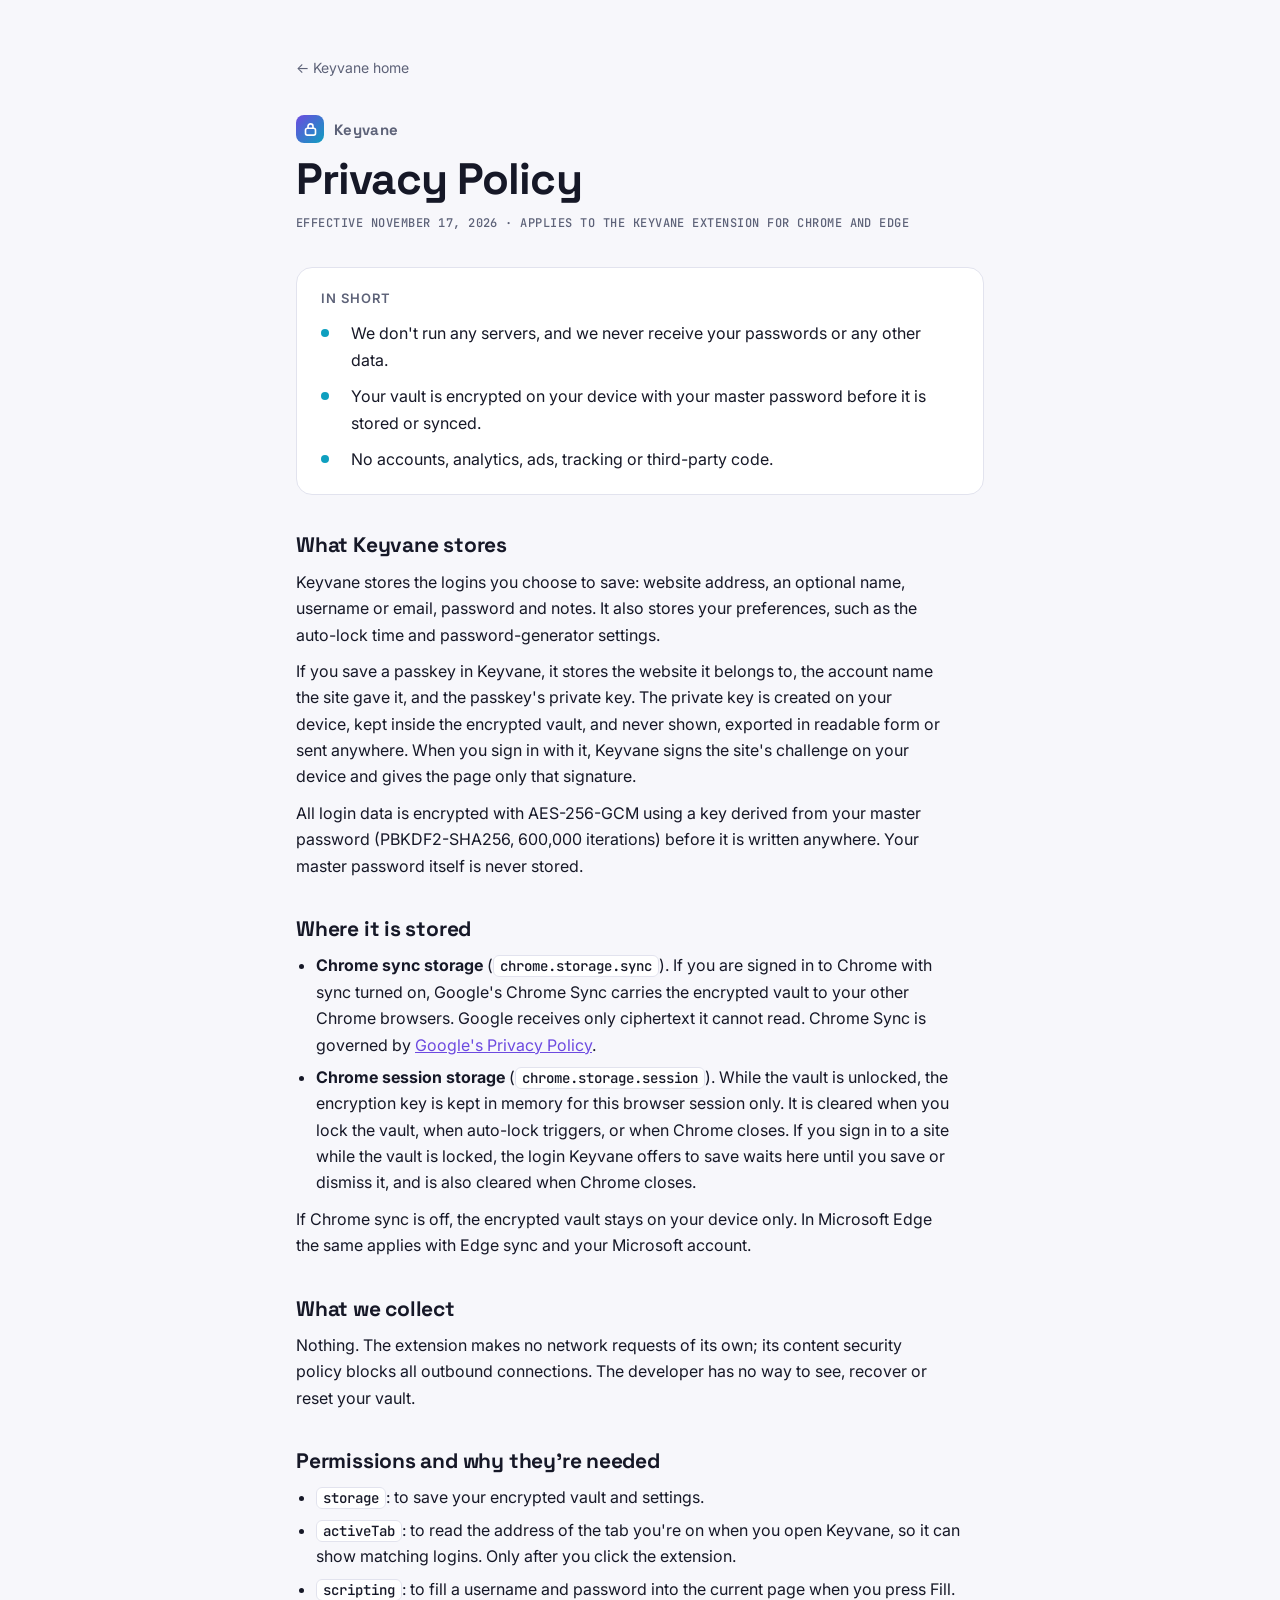
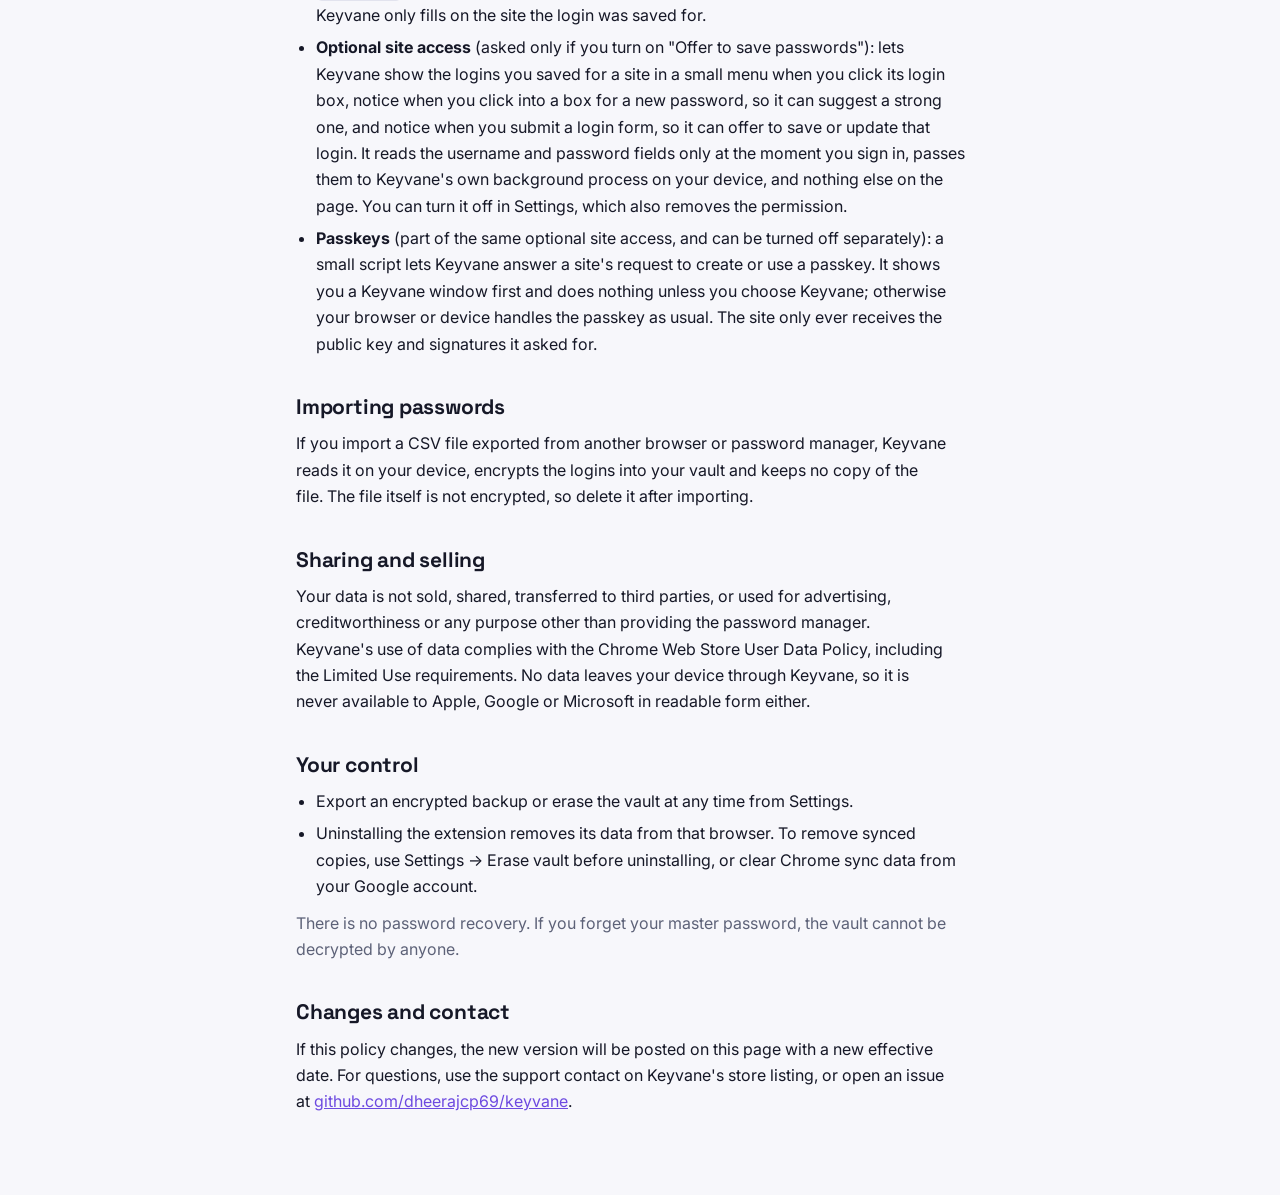
<file: site/privacy/index.html>
<!doctype html>
<html lang="en">
<head>
<meta charset="utf-8">
<meta name="viewport" content="width=device-width, initial-scale=1, viewport-fit=cover">
<meta name="description" content="Privacy policy for Keyvane, a free, end-to-end encrypted password manager for Chrome.">
<link rel="canonical" href="https://keyvane.vercel.app/privacy">
<title>Keyvane Privacy Policy</title>
<link rel="stylesheet" href="https://fonts.googleapis.com/css2?family=Inter:wght@400;500;600&family=Space+Grotesk:wght@500;700&family=JetBrains+Mono:wght@500&display=swap">
<style>
  /* Layout: single readable column, a summary panel up top, then the policy sections */
  :root {
    --bg: #f7f7fb; --fg: #161827; --muted: #5d6278; --line: #e2e3ee; --panel: #ffffff;
    --accent: #6d4ae0; --accent-2: #0e9fbf;
    --display: "Space Grotesk", "Segoe UI", system-ui, sans-serif;
    --body: "Inter", "Segoe UI", system-ui, sans-serif;
    --mono: "JetBrains Mono", ui-monospace, Menlo, monospace;
  }
  @media (prefers-color-scheme: dark) { :root:not([data-theme="light"]) {
    --bg: #090a10; --fg: #eceef7; --muted: #959ab2; --line: #20232f; --panel: #11131c;
    --accent: #a78bfa; --accent-2: #22d3ee; color-scheme: dark } }
  :root[data-theme="dark"] {
    --bg: #090a10; --fg: #eceef7; --muted: #959ab2; --line: #20232f; --panel: #11131c;
    --accent: #a78bfa; --accent-2: #22d3ee; color-scheme: dark }

  body { background: var(--bg); color: var(--fg); font: 16px/1.65 var(--body); }
  .wrap { max-width: 720px; margin: 0 auto; padding-block: 56px 80px;
    padding-left: max(16px, env(safe-area-inset-left, 0px)); padding-right: max(16px, env(safe-area-inset-right, 0px));
    display: flex; flex-direction: column; gap: 36px; }
  header { display: flex; flex-direction: column; gap: 12px; }
  .brand { display: flex; align-items: center; gap: 10px; font: 700 15px var(--display); color: var(--muted); letter-spacing: .02em; }
  .mark { width: 28px; height: 28px; border-radius: 8px; background: linear-gradient(135deg, var(--accent), var(--accent-2)); display: grid; place-items: center; }
  .mark svg { width: 15px; height: 15px; }
  h1 { font: 700 clamp(32px, 6vw, 44px)/1.1 var(--display); letter-spacing: -.02em; text-wrap: balance; }
  .meta { font: 500 12px var(--mono); color: var(--muted); letter-spacing: .04em; text-transform: uppercase; }
  .summary { background: var(--panel); border: 1px solid var(--line); border-radius: 16px; padding: 22px 24px; display: grid; gap: 14px; }
  .summary h2 { font: 600 13px var(--body); text-transform: uppercase; letter-spacing: .08em; color: var(--muted); }
  .summary ul { list-style: none; display: grid; gap: 10px; padding: 0; margin: 0; }
  .summary li { display: grid; grid-template-columns: 20px 1fr; gap: 10px; }
  .summary li::before { content: ""; width: 8px; height: 8px; margin-top: 9px; border-radius: 50%; background: var(--accent-2); }
  section { display: flex; flex-direction: column; gap: 10px; }
  h2.s { font: 700 21px/1.3 var(--display); letter-spacing: -.01em; }
  p, li { max-width: 65ch; }
  section ul { padding-left: 20px; margin: 0; display: grid; gap: 6px; }
  code { font: 500 .88em var(--mono); background: var(--panel); border: 1px solid var(--line); padding: 1px 6px; border-radius: 6px; }
  .muted { color: var(--muted); }
  a { color: var(--accent); }
  a:focus-visible { outline: 2px solid var(--accent-2); outline-offset: 2px; border-radius: 4px; }
</style>
<style>* { box-sizing: border-box; } h1, h2, p { margin: 0; } body { margin: 0; -webkit-font-smoothing: antialiased; } .home { font-size: 14px; color: var(--muted); text-decoration: none; } .home:hover { color: var(--fg); }</style>
</head>
<body>


<div class="wrap">
  <a class="home" href="/">← Keyvane home</a>
  <header>
    <div class="brand"><span class="mark"><svg viewBox="0 0 24 24" fill="none" stroke="#fff" stroke-width="2.6" stroke-linecap="round"><rect x="4" y="10" width="16" height="11" rx="3"/><path d="M8 10V7a4 4 0 0 1 8 0v3"/></svg></span>Keyvane</div>
    <h1>Privacy Policy</h1>
    <div class="meta">Effective November 17, 2026 · Applies to the Keyvane extension for Chrome and Edge</div>
  </header>

  <div class="summary">
    <h2>In short</h2>
    <ul>
      <li>We don't run any servers, and we never receive your passwords or any other data.</li>
      <li>Your vault is encrypted on your device with your master password before it is stored or synced.</li>
      <li>No accounts, analytics, ads, tracking or third-party code.</li>
    </ul>
  </div>

  <section>
    <h2 class="s">What Keyvane stores</h2>
    <p>Keyvane stores the logins you choose to save: website address, an optional name, username or email, password and notes. It also stores your preferences, such as the auto-lock time and password-generator settings.</p>
    <p>If you save a passkey in Keyvane, it stores the website it belongs to, the account name the site gave it, and the passkey's private key. The private key is created on your device, kept inside the encrypted vault, and never shown, exported in readable form or sent anywhere. When you sign in with it, Keyvane signs the site's challenge on your device and gives the page only that signature.</p>
    <p>All login data is encrypted with AES-256-GCM using a key derived from your master password (PBKDF2-SHA256, 600,000 iterations) before it is written anywhere. Your master password itself is never stored.</p>
  </section>

  <section>
    <h2 class="s">Where it is stored</h2>
    <ul>
      <li><b>Chrome sync storage</b> (<code>chrome.storage.sync</code>). If you are signed in to Chrome with sync turned on, Google's Chrome Sync carries the encrypted vault to your other Chrome browsers. Google receives only ciphertext it cannot read. Chrome Sync is governed by <a href="https://policies.google.com/privacy" rel="noopener">Google's Privacy Policy</a>.</li>
      <li><b>Chrome session storage</b> (<code>chrome.storage.session</code>). While the vault is unlocked, the encryption key is kept in memory for this browser session only. It is cleared when you lock the vault, when auto-lock triggers, or when Chrome closes. If you sign in to a site while the vault is locked, the login Keyvane offers to save waits here until you save or dismiss it, and is also cleared when Chrome closes.</li>
    </ul>
    <p>If Chrome sync is off, the encrypted vault stays on your device only. In Microsoft Edge the same applies with Edge sync and your Microsoft account.</p>
  </section>

  <section>
    <h2 class="s">What we collect</h2>
    <p>Nothing. The extension makes no network requests of its own; its content security policy blocks all outbound connections. The developer has no way to see, recover or reset your vault.</p>
  </section>

  <section>
    <h2 class="s">Permissions and why they're needed</h2>
    <ul>
      <li><code>storage</code>: to save your encrypted vault and settings.</li>
      <li><code>activeTab</code>: to read the address of the tab you're on when you open Keyvane, so it can show matching logins. Only after you click the extension.</li>
      <li><code>scripting</code>: to fill a username and password into the current page when you press Fill. Keyvane only fills on the site the login was saved for.</li>
      <li><b>Optional site access</b> (asked only if you turn on "Offer to save passwords"): lets Keyvane show the logins you saved for a site in a small menu when you click its login box, notice when you click into a box for a new password, so it can suggest a strong one, and notice when you submit a login form, so it can offer to save or update that login. It reads the username and password fields only at the moment you sign in, passes them to Keyvane's own background process on your device, and nothing else on the page. You can turn it off in Settings, which also removes the permission.</li>
      <li><b>Passkeys</b> (part of the same optional site access, and can be turned off separately): a small script lets Keyvane answer a site's request to create or use a passkey. It shows you a Keyvane window first and does nothing unless you choose Keyvane; otherwise your browser or device handles the passkey as usual. The site only ever receives the public key and signatures it asked for.</li>
    </ul>
  </section>

  <section>
    <h2 class="s">Importing passwords</h2>
    <p>If you import a CSV file exported from another browser or password manager, Keyvane reads it on your device, encrypts the logins into your vault and keeps no copy of the file. The file itself is not encrypted, so delete it after importing.</p>
  </section>

  <section>
    <h2 class="s">Sharing and selling</h2>
    <p>Your data is not sold, shared, transferred to third parties, or used for advertising, creditworthiness or any purpose other than providing the password manager. Keyvane's use of data complies with the Chrome Web Store User Data Policy, including the Limited Use requirements. No data leaves your device through Keyvane, so it is never available to Apple, Google or Microsoft in readable form either.</p>
  </section>

  <section>
    <h2 class="s">Your control</h2>
    <ul>
      <li>Export an encrypted backup or erase the vault at any time from Settings.</li>
      <li>Uninstalling the extension removes its data from that browser. To remove synced copies, use Settings → Erase vault before uninstalling, or clear Chrome sync data from your Google account.</li>
    </ul>
    <p class="muted">There is no password recovery. If you forget your master password, the vault cannot be decrypted by anyone.</p>
  </section>

  <section>
    <h2 class="s">Changes and contact</h2>
    <p>If this policy changes, the new version will be posted on this page with a new effective date. For questions, use the support contact on Keyvane's store listing, or open an issue at <a href="https://github.com/dheerajcp69/keyvane/issues" rel="noopener">github.com/dheerajcp69/keyvane</a>.</p>
  </section>
</div>

</body>
</html>
</file>
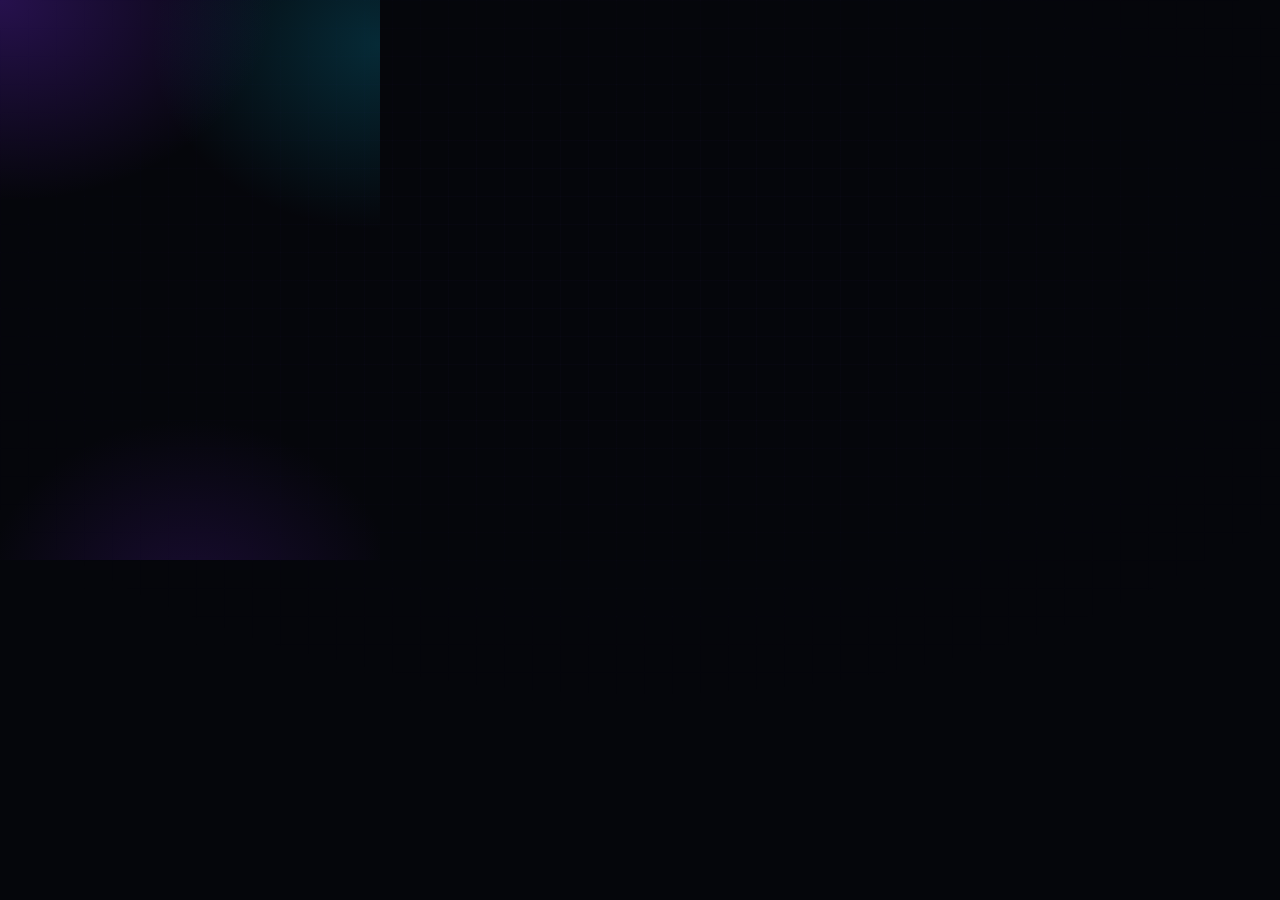
<file: extension/popup.html>
<!doctype html>
<html lang="en">
<head>
  <meta charset="utf-8">
  <meta name="viewport" content="width=device-width, initial-scale=1">
  <title>Keyvane</title>
  <link rel="stylesheet" href="popup.css">
</head>
<body>
  <canvas id="fx" aria-hidden="true"></canvas>
  <div class="grid-veil" aria-hidden="true"></div>
  <main id="app"></main>
  <div id="toast" role="status" aria-live="polite"></div>
  <script type="module" src="popup.js"></script>
</body>
</html>
</file>
<file: extension/popup.css>
/* Keyvane 1.5 — holographic vault */
@font-face { font-family: "Space Grotesk"; src: url(fonts/space-grotesk-latin-wght-normal.woff2) format("woff2"); font-weight: 300 700; font-display: swap; }
@font-face { font-family: "Inter"; src: url(fonts/inter-latin-wght-normal.woff2) format("woff2"); font-weight: 100 900; font-display: swap; }
@font-face { font-family: "JetBrains Mono"; src: url(fonts/jetbrains-mono-latin-wght-normal.woff2) format("woff2"); font-weight: 100 800; font-display: swap; }

:root {
  --bg: #05060b;
  --panel: rgba(14, 16, 28, 0.72);
  --panel-2: rgba(22, 25, 42, 0.82);
  --surface: rgba(255, 255, 255, 0.045);
  --surface-2: rgba(255, 255, 255, 0.085);
  --border: rgba(255, 255, 255, 0.08);
  --border-strong: rgba(255, 255, 255, 0.16);
  --text: #eef0f8;
  --muted: #9095ad;
  --faint: #5d6280;
  --accent-1: #8b5cf6;
  --accent-2: #22d3ee;
  --accent: linear-gradient(135deg, var(--accent-1), var(--accent-2));
  --edge: linear-gradient(135deg, rgba(167, 139, 250, .55), rgba(34, 211, 238, .18) 45%, rgba(255, 255, 255, .05) 70%, rgba(34, 211, 238, .35));
  --edge-soft: linear-gradient(135deg, rgba(167, 139, 250, .28), rgba(255, 255, 255, .04) 50%, rgba(34, 211, 238, .2));
  --danger: #fb7185;
  --ok: #34d399;
  --radius: 14px;
  --font: "Inter", -apple-system, BlinkMacSystemFont, "Segoe UI", system-ui, sans-serif;
  --display: "Space Grotesk", "Inter", system-ui, sans-serif;
  --mono: "JetBrains Mono", "SF Mono", ui-monospace, Menlo, Consolas, monospace;
  --ease: cubic-bezier(.2, .8, .2, 1);
  color-scheme: dark;
}

* { box-sizing: border-box; margin: 0; padding: 0; }

html, body {
  width: 380px;
  min-height: 560px;
  background: var(--bg);
  color: var(--text);
  font: 13px/1.45 var(--font);
  -webkit-font-smoothing: antialiased;
  overflow-x: hidden;
}
body {
  background:
    radial-gradient(120% 60% at 0% 0%, rgba(109, 40, 217, .32), transparent 60%),
    radial-gradient(100% 55% at 100% 8%, rgba(8, 145, 178, .26), transparent 60%),
    radial-gradient(80% 50% at 50% 110%, rgba(76, 29, 149, .3), transparent 70%),
    var(--bg);
}
body.in-tab { width: 100%; min-height: 100vh; display: grid; place-items: start center; padding: 40px 16px; }
body.in-tab #app { width: 420px; max-width: 100%; border-radius: 24px; border: 1px solid transparent;
  background: linear-gradient(rgba(10, 11, 20, .75), rgba(10, 11, 20, .75)) padding-box, var(--edge) border-box; backdrop-filter: blur(20px); }

/* Live starfield (fx.js) and a faint scanline grid */
#fx { position: fixed; inset: 0; width: 100%; height: 100%; pointer-events: none; z-index: 0; }
.grid-veil { position: fixed; inset: 0; pointer-events: none; z-index: 0; opacity: .35;
  background-image: linear-gradient(rgba(139, 92, 246, .07) 1px, transparent 1px), linear-gradient(90deg, rgba(139, 92, 246, .07) 1px, transparent 1px);
  background-size: 28px 28px; mask-image: radial-gradient(90% 70% at 50% 30%, #000 20%, transparent 75%); -webkit-mask-image: radial-gradient(90% 70% at 50% 30%, #000 20%, transparent 75%); }

#app { position: relative; z-index: 1; min-height: 560px; display: flex; flex-direction: column; }
.view { display: flex; flex-direction: column; flex: 1; padding: 18px; gap: 14px; animation: viewIn .45s var(--ease); }
@keyframes viewIn { from { opacity: 0; transform: translateY(8px) scale(.985); filter: blur(4px); } }

/* Staggered entrance for anything with --i */
.stag { animation: stagIn .5s var(--ease) both; animation-delay: calc(var(--i, 0) * 45ms); }
@keyframes stagIn { from { opacity: 0; transform: translateY(10px); } }

/* Header */
.top { display: flex; align-items: center; gap: 10px; }
.brand { display: flex; align-items: center; gap: 9px; font: 650 15.5px var(--display); letter-spacing: -0.01em; }
.logo { width: 26px; height: 26px; border-radius: 8px; background: var(--accent); display: grid; place-items: center;
  box-shadow: 0 0 0 1px rgba(255,255,255,.12) inset, 0 6px 22px -4px rgba(139, 92, 246, .9), 0 0 18px -2px rgba(34, 211, 238, .45); }
.logo svg { width: 14px; height: 14px; }
.spacer { flex: 1; }
.title { font: 650 17px var(--display); letter-spacing: -0.01em; }

/* Buttons */
button { font: inherit; color: inherit; background: none; border: 0; cursor: pointer; }
.icon-btn { width: 32px; height: 32px; border-radius: 10px; display: grid; place-items: center; color: var(--muted); transition: background .2s, color .2s, transform .12s, box-shadow .2s; flex: none; }
.icon-btn:hover { background: var(--surface-2); color: var(--text); box-shadow: 0 0 0 1px rgba(167, 139, 250, .25) inset, 0 0 16px -6px rgba(139, 92, 246, .8); }
.icon-btn:active { transform: scale(0.9); }
.icon-btn svg { width: 16px; height: 16px; }
.icon-btn.sm { width: 28px; height: 28px; border-radius: 8px; }
.icon-btn.sm svg { width: 15px; height: 15px; }

.btn { position: relative; overflow: hidden; height: 42px; padding: 0 16px; border-radius: 12px; font-weight: 600; display: inline-flex; align-items: center; justify-content: center; gap: 8px;
  transition: transform .12s, filter .2s, background .2s, opacity .2s, box-shadow .25s; }
.btn:active { transform: scale(0.98); }
.btn svg { width: 16px; height: 16px; }
.btn-primary { color: #fff; background: linear-gradient(110deg, #7c3aed, #6366f1 35%, #06b6d4 70%, #7c3aed) 0 0 / 220% 100%;
  box-shadow: 0 0 0 1px rgba(255,255,255,.14) inset, 0 12px 30px -12px rgba(139, 92, 246, .95), 0 0 24px -8px rgba(34, 211, 238, .6);
  animation: flow 6s linear infinite; }
.btn-primary::after { content: ""; position: absolute; inset: 0; background: linear-gradient(100deg, transparent 30%, rgba(255,255,255,.35) 50%, transparent 70%) -150% 0 / 60% 100% no-repeat; }
.btn-primary:hover { filter: brightness(1.1); box-shadow: 0 0 0 1px rgba(255,255,255,.2) inset, 0 14px 34px -10px rgba(139, 92, 246, 1), 0 0 34px -6px rgba(34, 211, 238, .8); }
.btn-primary:hover::after { animation: sheen .8s var(--ease); }
@keyframes flow { to { background-position: 220% 0; } }
@keyframes sheen { to { background-position: 250% 0; } }
.btn-ghost { border: 1px solid transparent; background: linear-gradient(var(--panel), var(--panel)) padding-box, var(--edge-soft) border-box; }
.btn-ghost:hover { background: linear-gradient(var(--panel-2), var(--panel-2)) padding-box, var(--edge) border-box; }
.btn-danger { background: rgba(251, 113, 133, 0.1); color: var(--danger); border: 1px solid rgba(251, 113, 133, 0.3); }
.btn-danger:hover { background: rgba(251, 113, 133, 0.18); box-shadow: 0 0 22px -8px rgba(251, 113, 133, .8); }
.btn-danger.armed { background: var(--danger); color: #1a0509; }
.btn[disabled] { opacity: .55; pointer-events: none; }
.btn.block { width: 100%; }
.row { display: flex; gap: 8px; }
.row > .btn { flex: 1; }

/* Inputs */
.field { display: flex; flex-direction: column; gap: 6px; }
.field > label, .label { font: 600 10.5px var(--mono); letter-spacing: .12em; text-transform: uppercase; color: var(--muted); }
.input-wrap { position: relative; display: flex; align-items: center; border-radius: 12px; border: 1px solid transparent;
  background: linear-gradient(var(--panel), var(--panel)) padding-box, var(--edge-soft) border-box; transition: box-shadow .25s, background .25s; }
.input-wrap:focus-within { background: linear-gradient(var(--panel-2), var(--panel-2)) padding-box, linear-gradient(135deg, #a78bfa, #22d3ee) border-box;
  box-shadow: 0 0 0 4px rgba(139, 92, 246, .14), 0 0 26px -10px rgba(34, 211, 238, .9); }
.input-wrap > svg { width: 15px; height: 15px; margin-left: 12px; color: var(--faint); flex: none; transition: color .2s; }
.input-wrap:focus-within > svg { color: var(--accent-2); }
input, textarea, select { font: inherit; color: var(--text); background: transparent; border: 0; outline: 0; width: 100%; }
.input-wrap input { height: 42px; padding: 0 12px; }
.input-wrap textarea { padding: 10px 12px; resize: vertical; min-height: 64px; }
.input-wrap .trail { display: flex; gap: 2px; padding-right: 6px; }
input.mono { font-family: var(--mono); font-size: 12.5px; letter-spacing: .03em; }
input::placeholder, textarea::placeholder { color: var(--faint); }
select { height: 38px; padding: 0 10px; border-radius: 10px; border: 1px solid transparent; background: linear-gradient(var(--panel), var(--panel)) padding-box, var(--edge-soft) border-box; }
select option { background: #11131c; }

/* Strength meter */
.meter { display: grid; grid-template-columns: repeat(4, 1fr); gap: 4px; margin-top: 2px; }
.meter i { height: 4px; border-radius: 4px; background: var(--surface-2); transition: background .3s, box-shadow .3s; }
.meter[data-s="1"] i:nth-child(-n+1) { background: var(--danger); box-shadow: 0 0 10px rgba(251, 113, 133, .7); }
.meter[data-s="2"] i:nth-child(-n+2) { background: #fbbf24; box-shadow: 0 0 10px rgba(251, 191, 36, .6); }
.meter[data-s="3"] i:nth-child(-n+3) { background: #a3e635; box-shadow: 0 0 10px rgba(163, 230, 53, .6); }
.meter[data-s="4"] i { background: var(--ok); box-shadow: 0 0 10px rgba(52, 211, 153, .7); }
.meter-label { font: 500 11px var(--mono); color: var(--muted); display: flex; justify-content: space-between; }

/* Lock screens */
.hero { flex: 1; display: flex; flex-direction: column; justify-content: center; gap: 16px; }
.lock3d { width: 168px; height: 168px; align-self: center; margin: -6px 0 -10px; display: block; }
.hud { position: relative; padding: 14px; border-radius: 16px; }
.hud::before, .hud::after { content: ""; position: absolute; width: 14px; height: 14px; border: 1.5px solid rgba(34, 211, 238, .55); pointer-events: none; }
.hud::before { top: 0; left: 0; border-right: 0; border-bottom: 0; border-radius: 6px 0 0 0; }
.hud::after { bottom: 0; right: 0; border-left: 0; border-top: 0; border-radius: 0 0 6px 0; }
.hero h1 { font: 700 25px/1.12 var(--display); letter-spacing: -0.025em; text-align: center; }
.hero h1 .grad { background: linear-gradient(90deg, #c4b5fd, #67e8f9, #c4b5fd) 0 0 / 200% 100%; -webkit-background-clip: text; background-clip: text; color: transparent; animation: flow 8s linear infinite; }
.hero p { color: var(--muted); text-align: center; }
.hero .kicker { font: 600 10.5px var(--mono); letter-spacing: .2em; text-transform: uppercase; color: var(--accent-2); text-align: center; }
.note { font-size: 11.5px; color: var(--muted); display: flex; gap: 8px; align-items: flex-start; padding: 10px 12px; border-radius: 12px; border: 1px solid transparent;
  background: linear-gradient(var(--panel), var(--panel)) padding-box, var(--edge-soft) border-box; }
.note svg { width: 14px; height: 14px; flex: none; margin-top: 1px; color: var(--accent-2); }
.err { color: var(--danger); font-size: 12px; min-height: 16px; text-align: center; }
.shake { animation: shake .35s; }
@keyframes shake { 20%, 60% { transform: translateX(-6px); } 40%, 80% { transform: translateX(6px); } }

/* Site chip with a scanning sweep */
.site-chip { position: relative; overflow: hidden; display: flex; align-items: center; gap: 10px; padding: 10px 12px; border-radius: var(--radius); border: 1px solid transparent;
  background: linear-gradient(135deg, rgba(40, 24, 82, .78), rgba(10, 40, 56, .7)) padding-box, var(--edge) border-box; }
.site-chip::after { content: ""; position: absolute; inset: 0; pointer-events: none;
  background: linear-gradient(100deg, transparent 35%, rgba(103, 232, 249, .16) 50%, transparent 65%) -100% 0 / 50% 100% no-repeat; animation: scan 4.5s ease-in-out infinite 1s; }
@keyframes scan { 0% { background-position: -100% 0; } 40%, 100% { background-position: 250% 0; } }
.site-chip .host { font: 600 13.5px var(--display); }
.site-chip .sub { font: 500 10.5px var(--mono); color: var(--muted); letter-spacing: .02em; }
.dot { position: relative; width: 8px; height: 8px; border-radius: 50%; background: var(--ok); flex: none; box-shadow: 0 0 10px rgba(52, 211, 153, .9); }
.dot::after { content: ""; position: absolute; inset: -4px; border-radius: 50%; border: 1px solid rgba(52, 211, 153, .6); animation: ping 2.2s var(--ease) infinite; }
@keyframes ping { from { transform: scale(.6); opacity: 1; } to { transform: scale(2.2); opacity: 0; } }
.dot.off { background: var(--faint); box-shadow: none; }
.dot.off::after { display: none; }

/* List */
.section-h { display: flex; align-items: center; justify-content: space-between; margin: 4px 2px 0; }
.count { font: 500 11px var(--mono); color: var(--faint); font-variant-numeric: tabular-nums; }
.list { list-style: none; display: flex; flex-direction: column; gap: 7px; perspective: 700px; }
.item { --mx: 50%; --my: 50%; position: relative; display: flex; align-items: center; gap: 11px; padding: 9px 8px 9px 10px; border-radius: var(--radius); cursor: pointer;
  border: 1px solid transparent; background: linear-gradient(var(--panel), var(--panel)) padding-box, var(--edge-soft) border-box;
  transition: transform .25s var(--ease), box-shadow .25s, background .25s; transform-style: preserve-3d; will-change: transform; }
.item::before { content: ""; position: absolute; inset: 0; border-radius: inherit; pointer-events: none; opacity: 0; transition: opacity .25s;
  background: radial-gradient(160px circle at var(--mx) var(--my), rgba(139, 92, 246, .22), transparent 60%); }
.item:hover { background: linear-gradient(var(--panel-2), var(--panel-2)) padding-box, var(--edge) border-box; box-shadow: 0 14px 30px -18px rgba(139, 92, 246, .9), 0 0 0 1px rgba(167, 139, 250, .08); }
.item:hover::before { opacity: 1; }
.item.match { background: linear-gradient(135deg, rgba(36, 22, 74, .8), rgba(12, 32, 48, .75)) padding-box, var(--edge) border-box; }
.avatar { --h: 260; width: 34px; height: 34px; border-radius: 10px; flex: none; display: grid; place-items: center; font: 700 14px var(--display); color: #fff; text-transform: uppercase;
  background: linear-gradient(135deg, hsl(var(--h) 80% 62%), hsl(calc(var(--h) + 45) 85% 48%)); box-shadow: inset 0 1px 0 rgba(255,255,255,.3), 0 6px 16px -6px hsl(var(--h) 80% 55% / .8); transform: translateZ(14px); }
.meta { flex: 1; min-width: 0; transform: translateZ(8px); }
.meta .h { font-weight: 600; white-space: nowrap; overflow: hidden; text-overflow: ellipsis; }
.meta .u { font-size: 12px; color: var(--muted); white-space: nowrap; overflow: hidden; text-overflow: ellipsis; }
.actions { display: flex; gap: 1px; opacity: .7; transition: opacity .2s; transform: translateZ(10px); }
.item:hover .actions { opacity: 1; }
.icon-btn.fill { color: var(--accent-2); }

.empty { text-align: center; padding: 26px 12px; color: var(--muted); border-radius: var(--radius); border: 1px dashed rgba(167, 139, 250, .3); background: rgba(14, 16, 28, .5); }
.empty b { color: var(--text); display: block; margin-bottom: 4px; font: 600 14px var(--display); }

.scroll { flex: 1; overflow-y: auto; display: flex; flex-direction: column; gap: 12px; margin: 0 -18px; padding: 0 18px 76px; max-height: 392px; }
body.in-tab .scroll { max-height: none; }
.scroll::-webkit-scrollbar { width: 8px; }
.scroll::-webkit-scrollbar-thumb { background: rgba(139, 92, 246, .25); border-radius: 8px; border: 2px solid transparent; background-clip: padding-box; }

.fab { position: fixed; right: 18px; bottom: 18px; z-index: 5; height: 46px; padding: 0 18px 0 14px; border-radius: 16px; }
body.in-tab .fab { position: sticky; align-self: flex-end; margin-top: -60px; }

/* Generator */
.gen { display: flex; flex-direction: column; gap: 10px; padding: 12px; border-radius: var(--radius); border: 1px solid transparent;
  background: linear-gradient(var(--panel), var(--panel)) padding-box, var(--edge-soft) border-box; }
.gen-row { display: flex; align-items: center; gap: 10px; }
.gen-row .len { font-family: var(--mono); font-weight: 600; min-width: 22px; text-align: right; color: var(--accent-2); }
input[type=range] { -webkit-appearance: none; appearance: none; height: 4px; border-radius: 4px; background: linear-gradient(90deg, #8b5cf6, #22d3ee); flex: 1; }
input[type=range]::-webkit-slider-thumb { -webkit-appearance: none; width: 16px; height: 16px; border-radius: 50%; background: #fff; box-shadow: 0 0 0 4px rgba(139,92,246,.35), 0 0 14px rgba(34, 211, 238, .8); cursor: pointer; }
.chips { display: flex; gap: 6px; flex-wrap: wrap; }
.chip { padding: 5px 10px; border-radius: 999px; font: 500 11.5px var(--mono); border: 1px solid var(--border); color: var(--muted); transition: all .2s; }
.chip.on { background: rgba(139,92,246,.2); border-color: rgba(167,139,250,.6); color: var(--text); box-shadow: 0 0 14px -4px rgba(139, 92, 246, .8); }

/* Settings */
.card { padding: 14px; border-radius: var(--radius); display: flex; flex-direction: column; gap: 10px; border: 1px solid transparent;
  background: linear-gradient(var(--panel), var(--panel)) padding-box, var(--edge-soft) border-box; }
.card h3 { font: 650 13.5px var(--display); }
.card p { color: var(--muted); font-size: 12px; }
.set-row { display: flex; align-items: center; justify-content: space-between; gap: 12px; }
.stat { display: flex; gap: 8px; }
.stat div { flex: 1; padding: 10px; border-radius: 12px; border: 1px solid transparent; background: linear-gradient(var(--panel), var(--panel)) padding-box, var(--edge-soft) border-box; }
.stat b { display: block; font: 700 20px var(--display); letter-spacing: -0.02em; }
.stat span { font: 500 10.5px var(--mono); color: var(--muted); letter-spacing: .06em; text-transform: uppercase; }

/* Toast */
#toast { position: fixed; left: 50%; bottom: 76px; transform: translate(-50%, 12px) scale(.96); opacity: 0; pointer-events: none; z-index: 20; padding: 9px 14px; border-radius: 12px;
  font-weight: 550; font-size: 12.5px; border: 1px solid transparent; background: linear-gradient(rgba(16, 18, 30, .94), rgba(16, 18, 30, .94)) padding-box, var(--edge) border-box;
  backdrop-filter: blur(12px); box-shadow: 0 16px 40px -12px rgba(0,0,0,.7), 0 0 24px -10px rgba(34, 211, 238, .7); white-space: nowrap; transition: opacity .25s, transform .25s var(--ease); display: flex; align-items: center; gap: 8px; }
#toast.show { opacity: 1; transform: translate(-50%, 0) scale(1); }
#toast.ok::before { content: ""; width: 7px; height: 7px; border-radius: 50%; background: var(--ok); box-shadow: 0 0 8px var(--ok); }
#toast.bad::before { content: ""; width: 7px; height: 7px; border-radius: 50%; background: var(--danger); box-shadow: 0 0 8px var(--danger); }

:focus-visible { outline: 2px solid var(--accent-2); outline-offset: 2px; border-radius: 8px; }
.input-wrap :focus-visible { outline: none; }
.hidden { display: none !important; }

.usebar { height: 6px; border-radius: 6px; background: var(--surface-2); overflow: hidden; }
.usebar i { display: block; height: 100%; width: 0; background: var(--accent); border-radius: 6px; transition: width .6s var(--ease); box-shadow: 0 0 10px rgba(34, 211, 238, .8); }

/* Cards on the list, switch, small buttons */
#cards:empty { display: none; }
#cards { display: flex; flex-direction: column; gap: 8px; }
.promo { display: flex; align-items: center; gap: 10px; padding: 10px 8px 10px 12px; border-radius: var(--radius); border: 1px solid transparent;
  background: linear-gradient(135deg, rgba(40, 24, 82, .85), rgba(10, 40, 56, .78)) padding-box, var(--edge) border-box; }
.promo .meta { transform: none; }
.promo .meta .u { white-space: normal; }
.btn.sm { height: 30px; padding: 0 12px; border-radius: 9px; font-size: 12px; flex: none; }
.switch { width: 40px; height: 24px; border-radius: 99px; background: var(--surface-2); border: 1px solid var(--border-strong); position: relative; flex: none; transition: background .25s, box-shadow .25s; }
.switch i { position: absolute; top: 2px; left: 2px; width: 18px; height: 18px; border-radius: 50%; background: #fff; transition: transform .25s var(--ease); }
.switch.on { background: var(--accent); border-color: transparent; box-shadow: 0 0 16px -4px rgba(34, 211, 238, .8); }
.switch.on i { transform: translateX(16px); }

html.in-tab { width: auto; }
body.in-tab #app { min-height: 0; }
body.in-tab .view { padding: 22px; }

@media (prefers-reduced-motion: reduce) {
  *, *::before, *::after { animation: none !important; transition: none !important; }
}

/* 1.5 passkeys */
.tag { display: inline-block; vertical-align: 1px; margin-left: 6px; padding: 1px 6px; border-radius: 6px; font: 600 9.5px var(--mono); letter-spacing: .08em; text-transform: uppercase;
  color: #67e8f9; background: rgba(34, 211, 238, .1); border: 1px solid rgba(34, 211, 238, .3); }
.pk-ic { width: 28px; height: 28px; display: grid; place-items: center; color: #67e8f9; filter: drop-shadow(0 0 6px rgba(34, 211, 238, .6)); }
.pk-ic svg { width: 15px; height: 15px; }
.pk-hero { display: flex; align-items: center; gap: 14px; padding: 6px 2px; }
.pk-hero .h { font: 650 18px var(--display); white-space: nowrap; overflow: hidden; text-overflow: ellipsis; }
.pk-hero .u { color: var(--muted); }
.kv { display: flex; justify-content: space-between; gap: 12px; font-size: 12.5px; }
.kv span { color: var(--muted); font: 500 10.5px var(--mono); letter-spacing: .08em; text-transform: uppercase; padding-top: 2px; }
.kv b { font-weight: 550; text-align: right; overflow-wrap: anywhere; }
.stat { flex-wrap: nowrap; }
.stat div { min-width: 0; }
</file>
